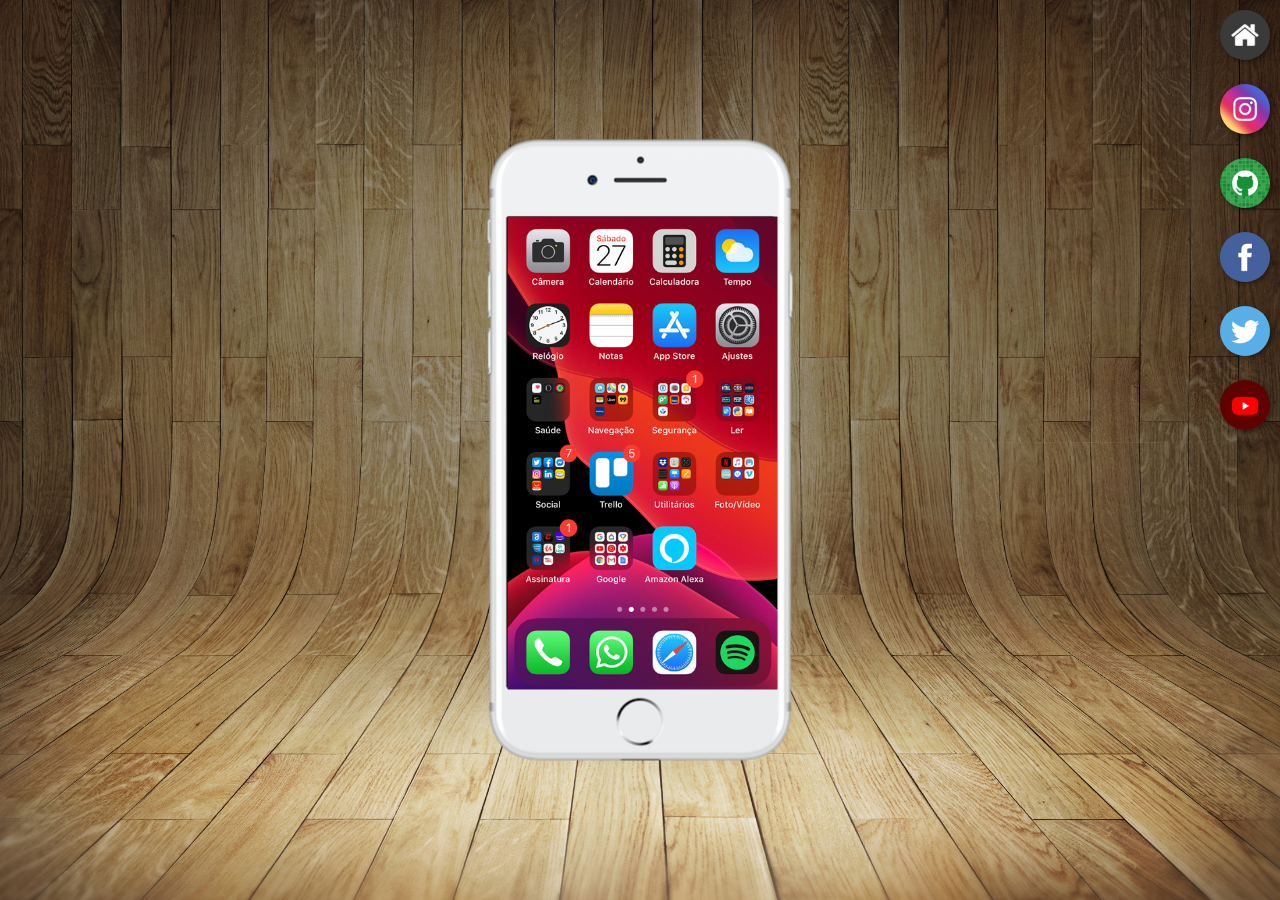
<file: index.html>
<!DOCTYPE html>
<html lang="pt-br">
<head>
    <meta charset="UTF-8">
    <meta name="viewport" content="width=device-width, initial-scale=1.0">
    <link rel="shortcut icon" href="favicon.ico" type="image/x-icon">
    <link rel="stylesheet" href="estilos/style.css">
    <title>Projeto redes sociais</title>

</head>
<body>
    <main>
        <section id="cell">
            <iframe src="home.html" frameborder="0" name="tela" id="tela">
                Seu navegador não é compatível com isso...
            </iframe>
        </section>
        <section id="sociais">
            <a href="home.html" target="tela"> <img src="imagens/logo-home.jpg" alt="">
            </a> <br>
            <a href="instagram.html" target="tela"> <img src="imagens/logo-instagram.jpg" alt=""></a> <br>
            <a href="github.html" target="tela"> <img src="imagens/logo-github.jpg" alt=""></a> <br>
            <a href="facebook.html" target="tela"> <img src="imagens/logo-facebook.jpg" alt=""></a> <br>
            <a href="twitter.html" target="tela"> <img src="imagens/logo-twitter.jpg" alt=""></a> <br>
            <a href="youtube.html" target="tela"> <img src="imagens/logo-youtube.jpg" alt=""></a> <br>
        </section>
    </main>
</body>
</html>
</file>
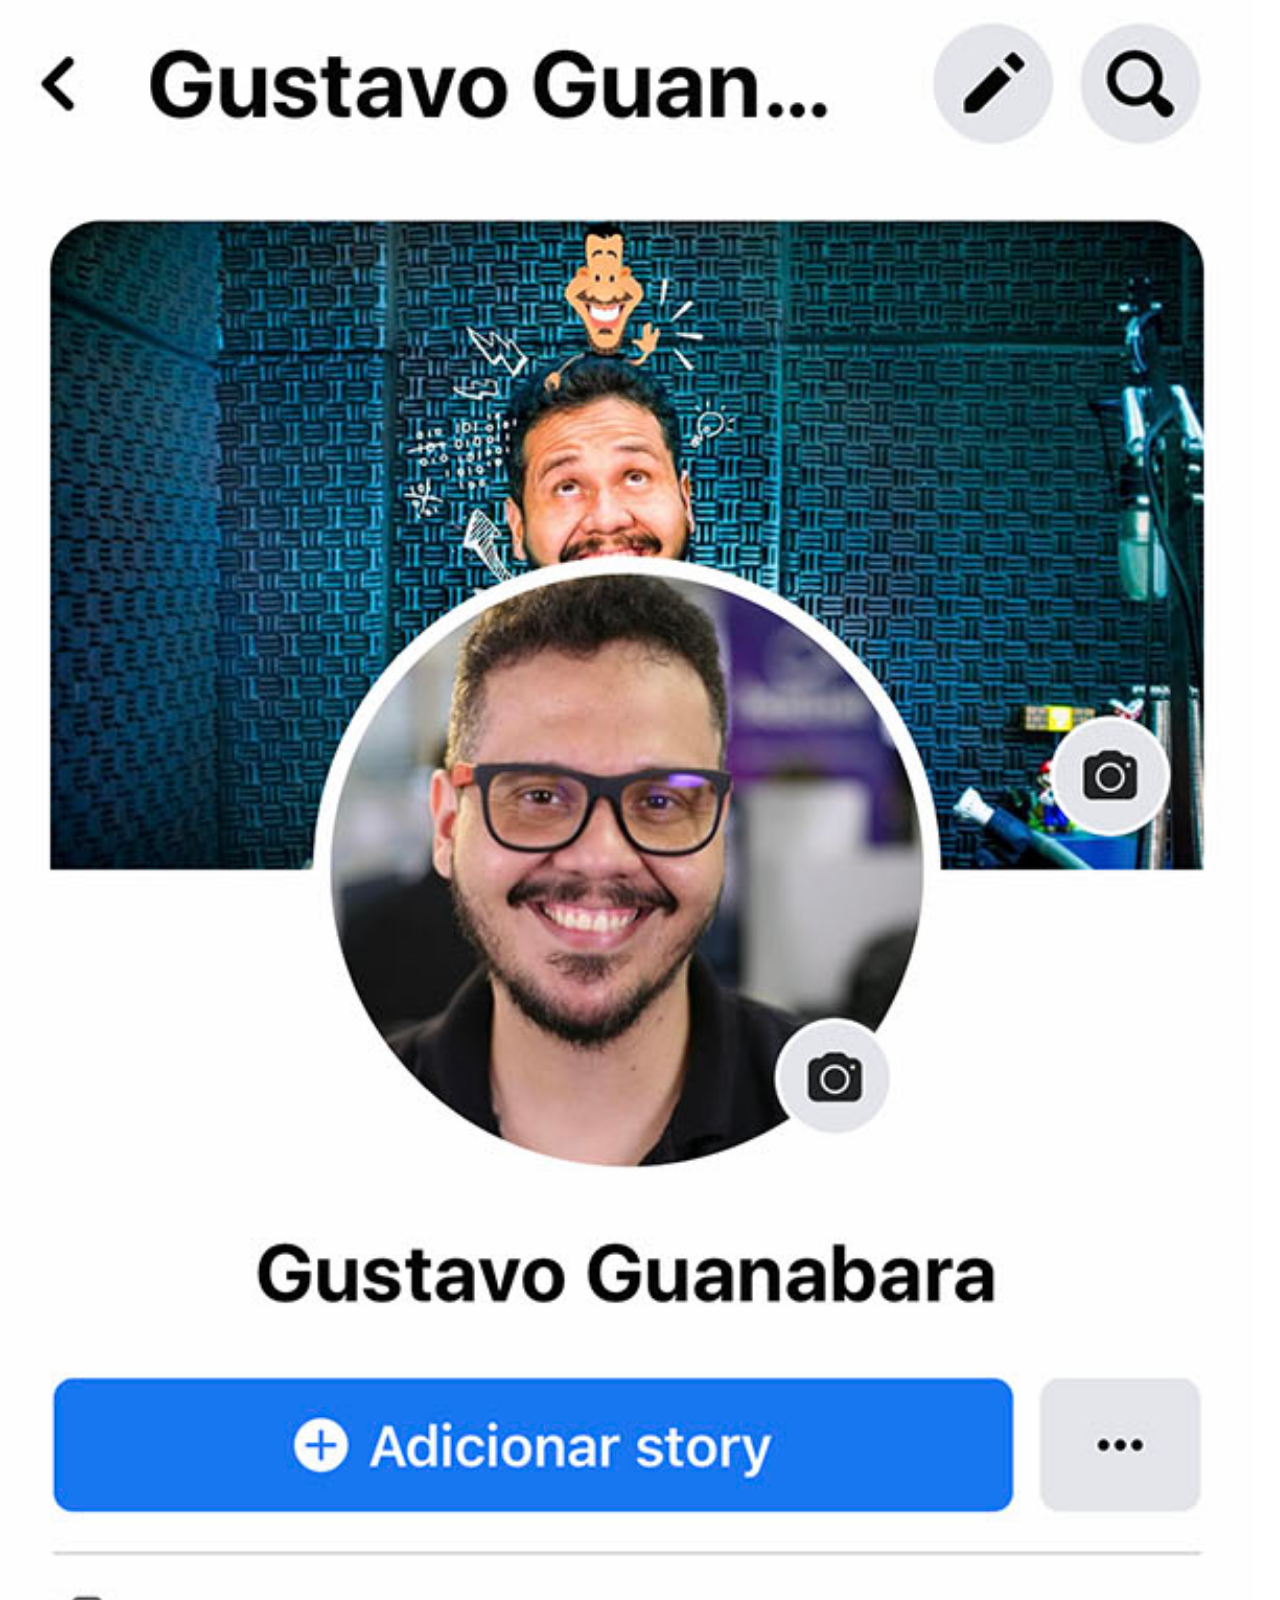
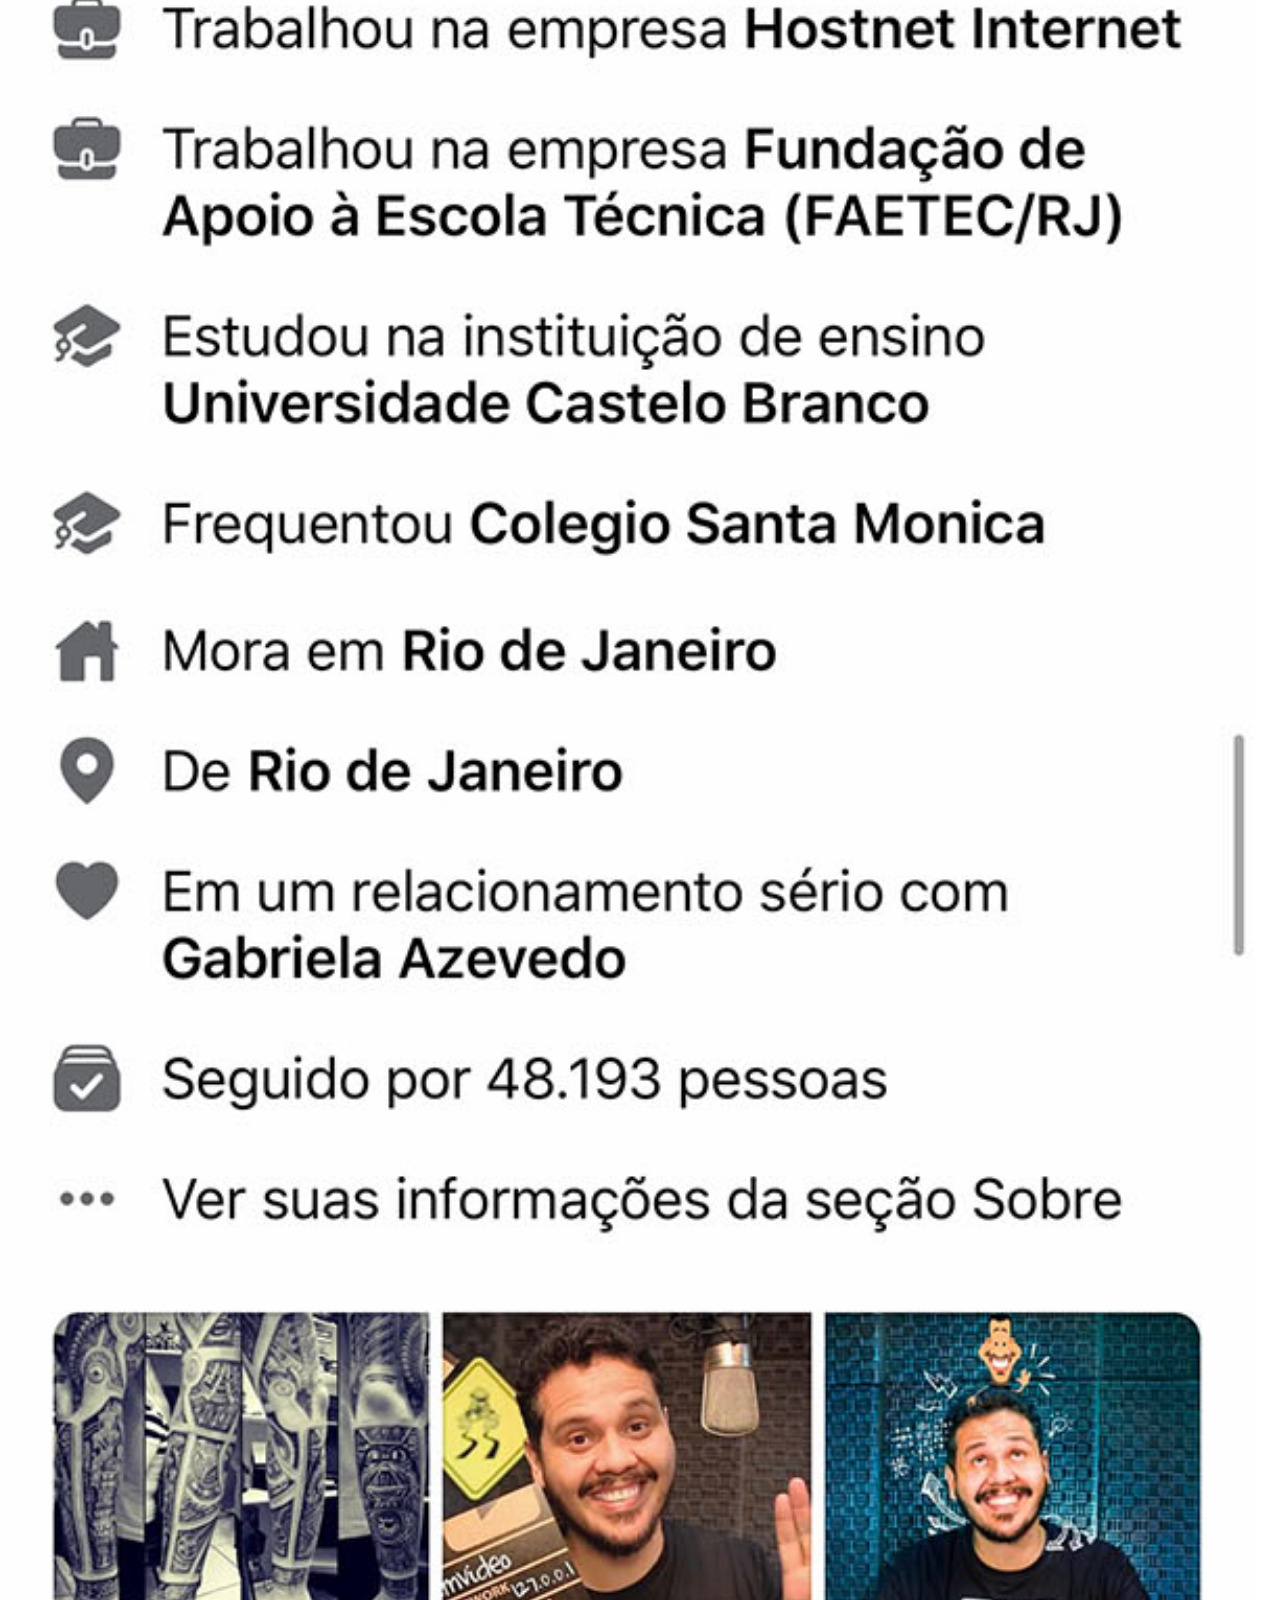
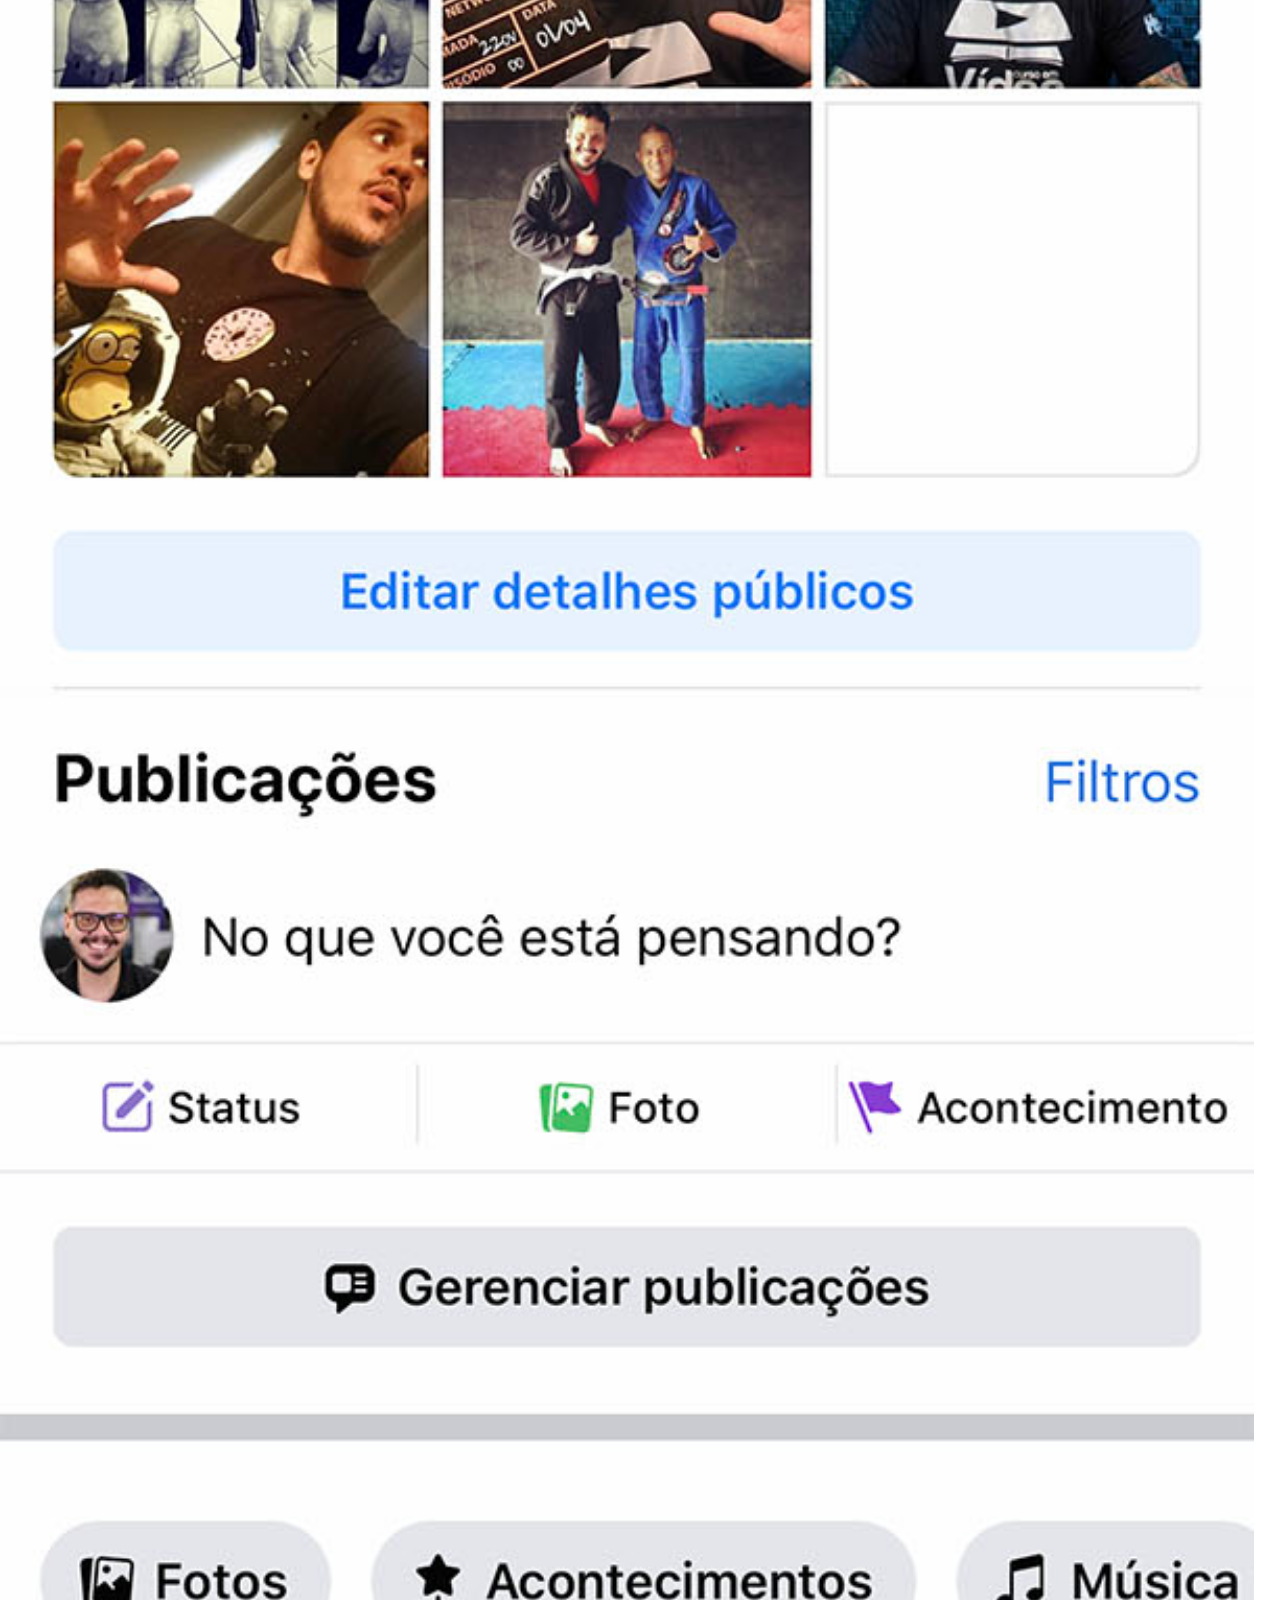
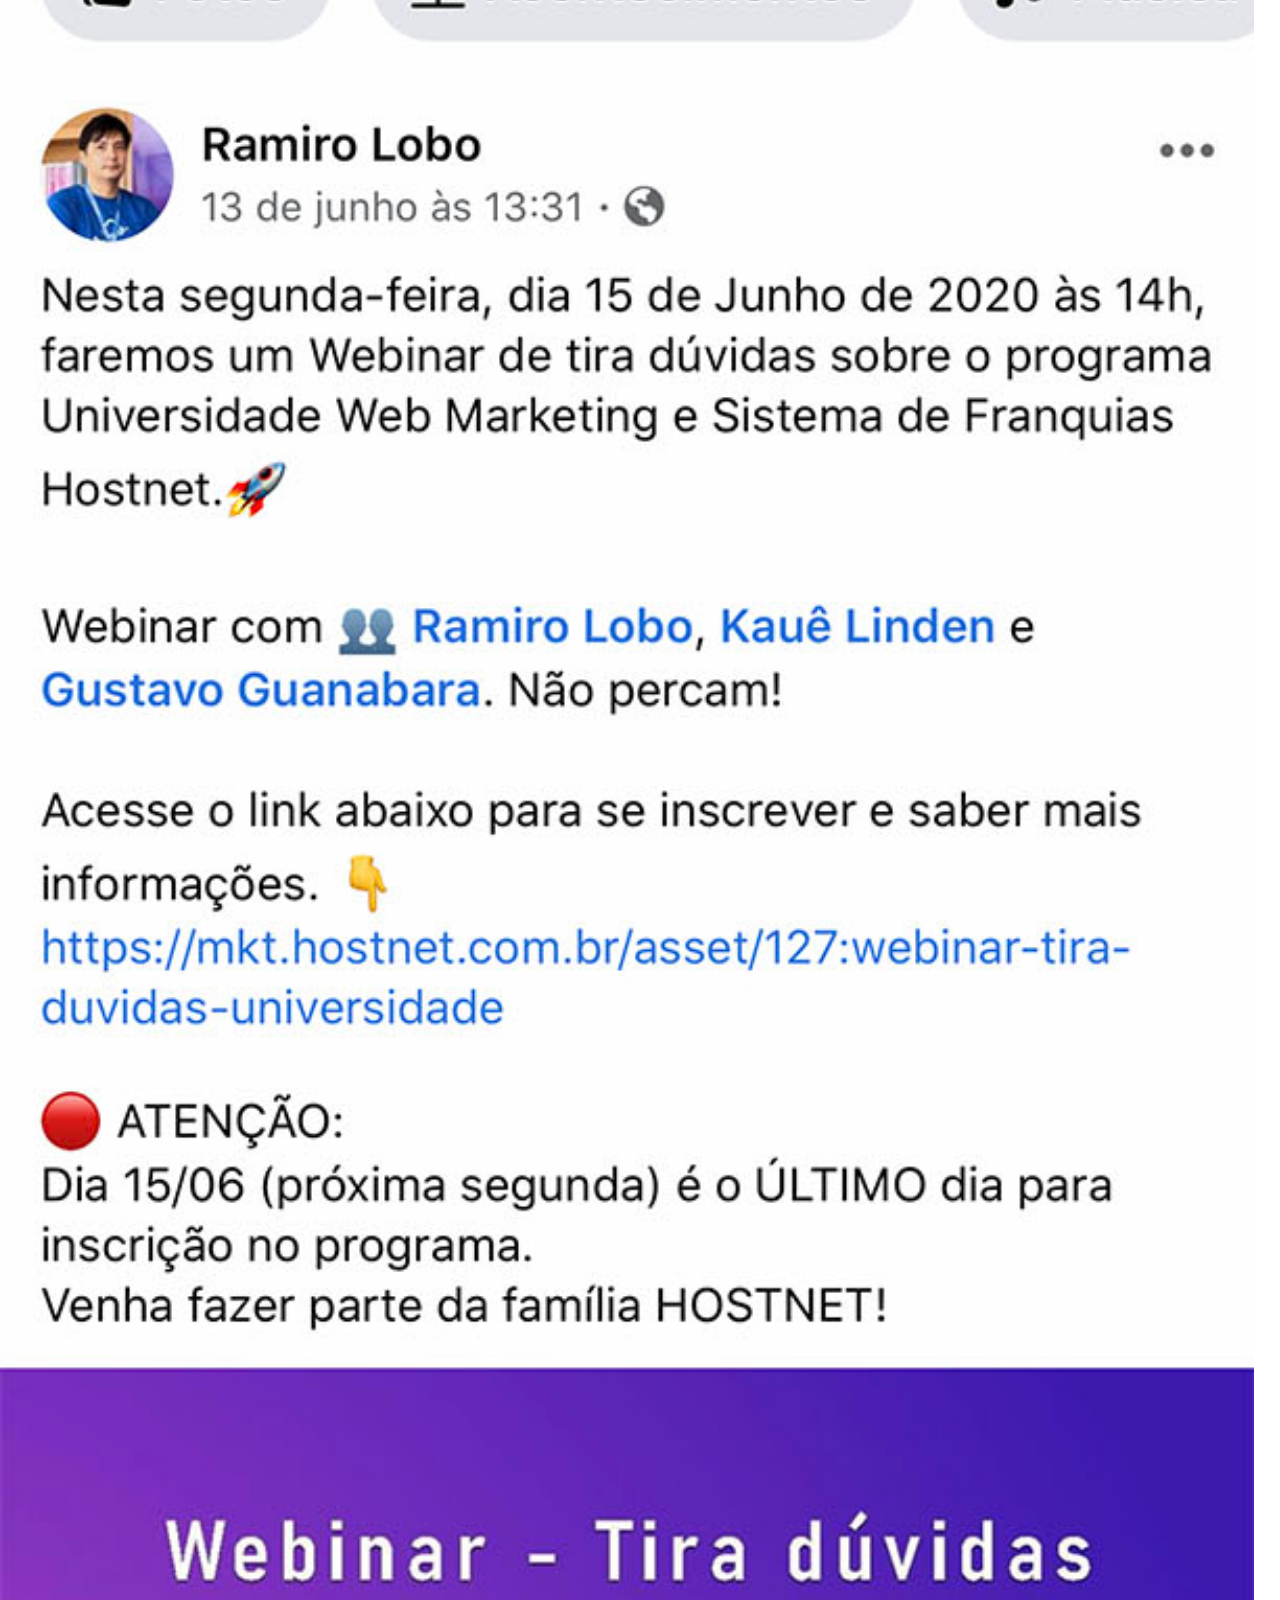
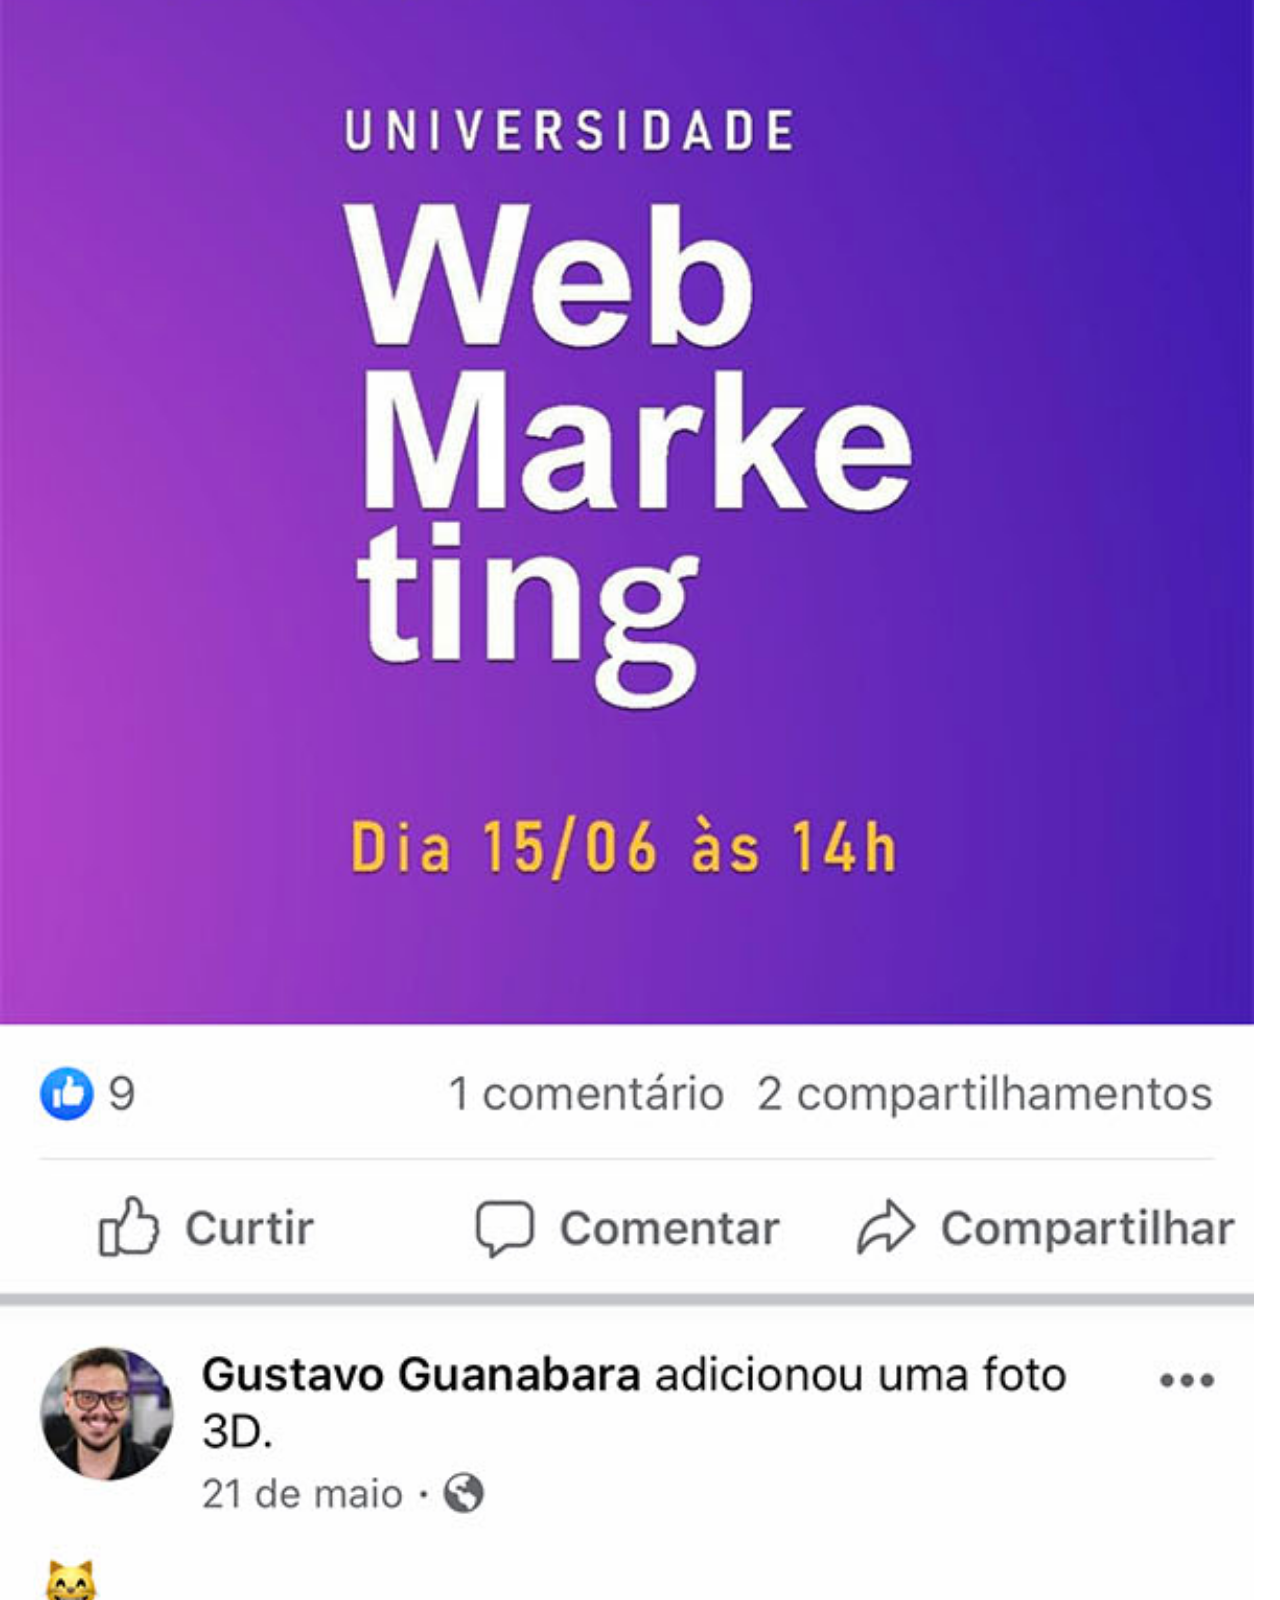
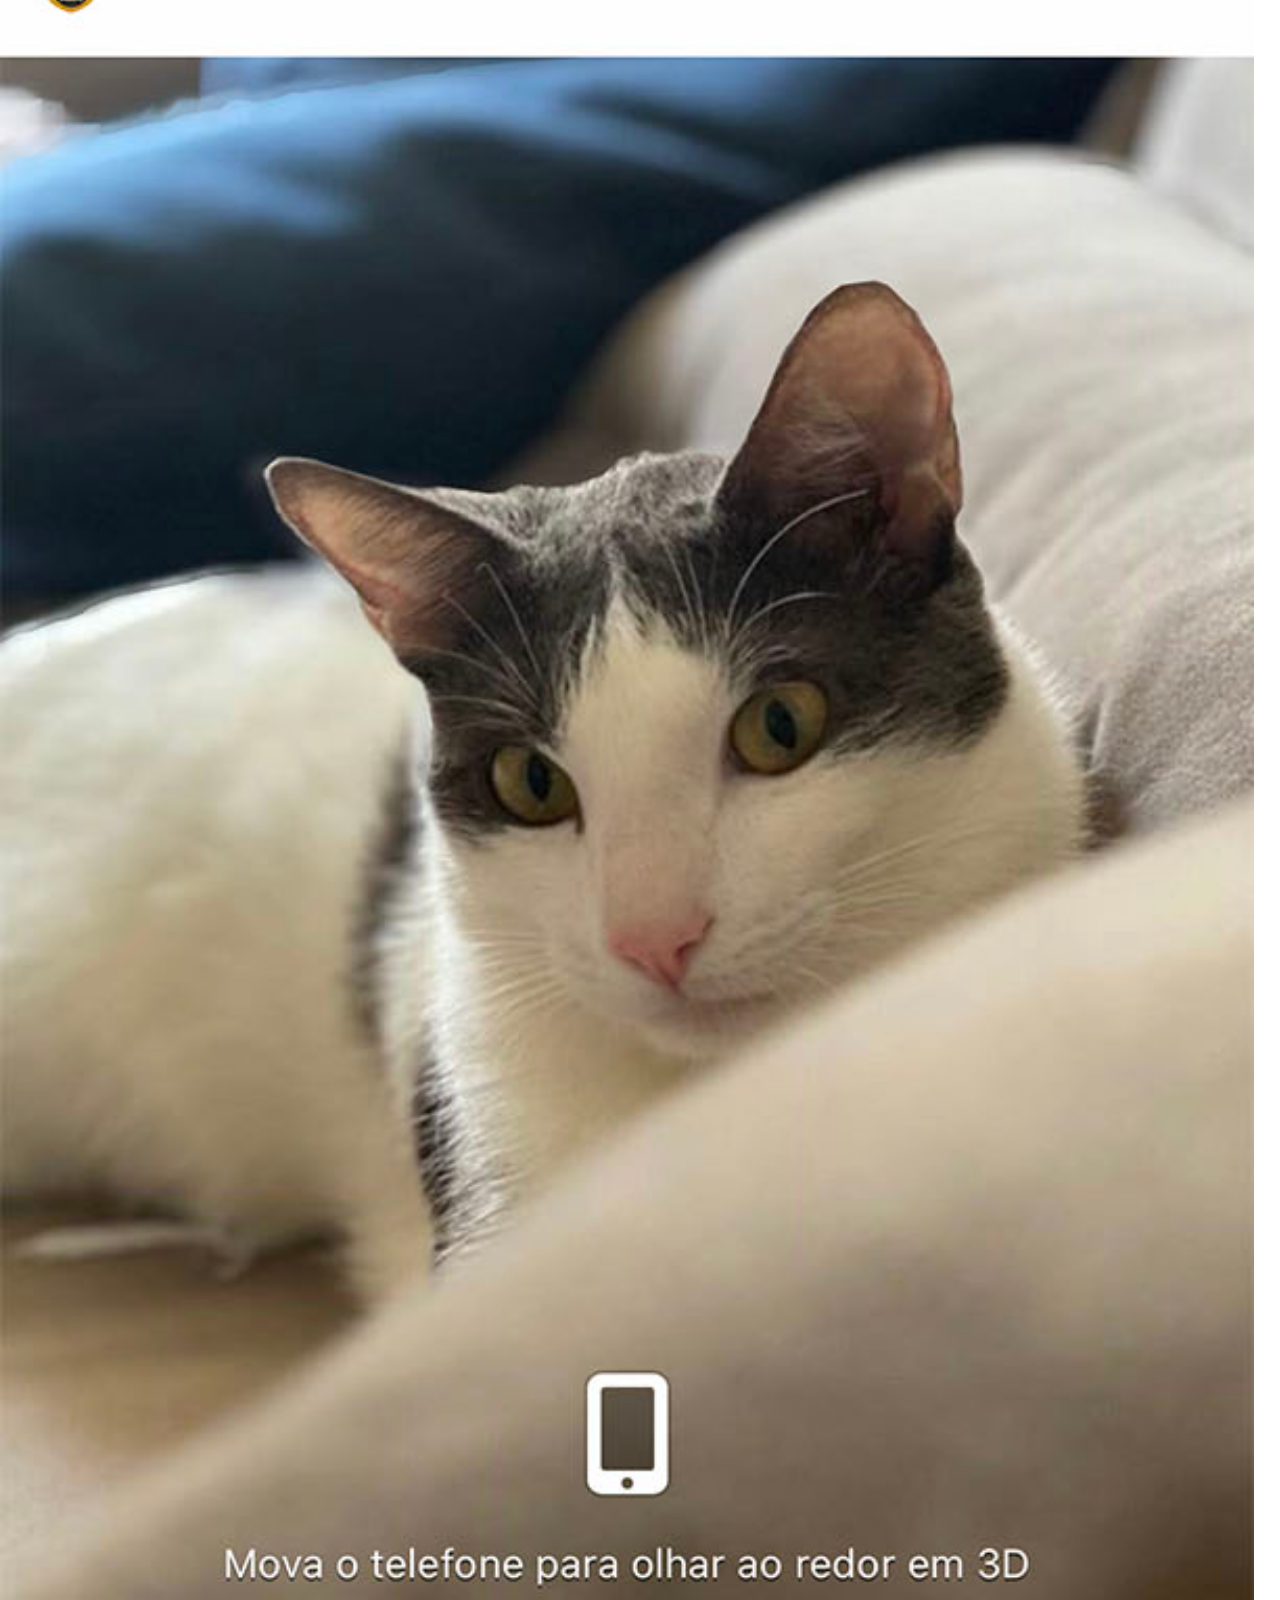
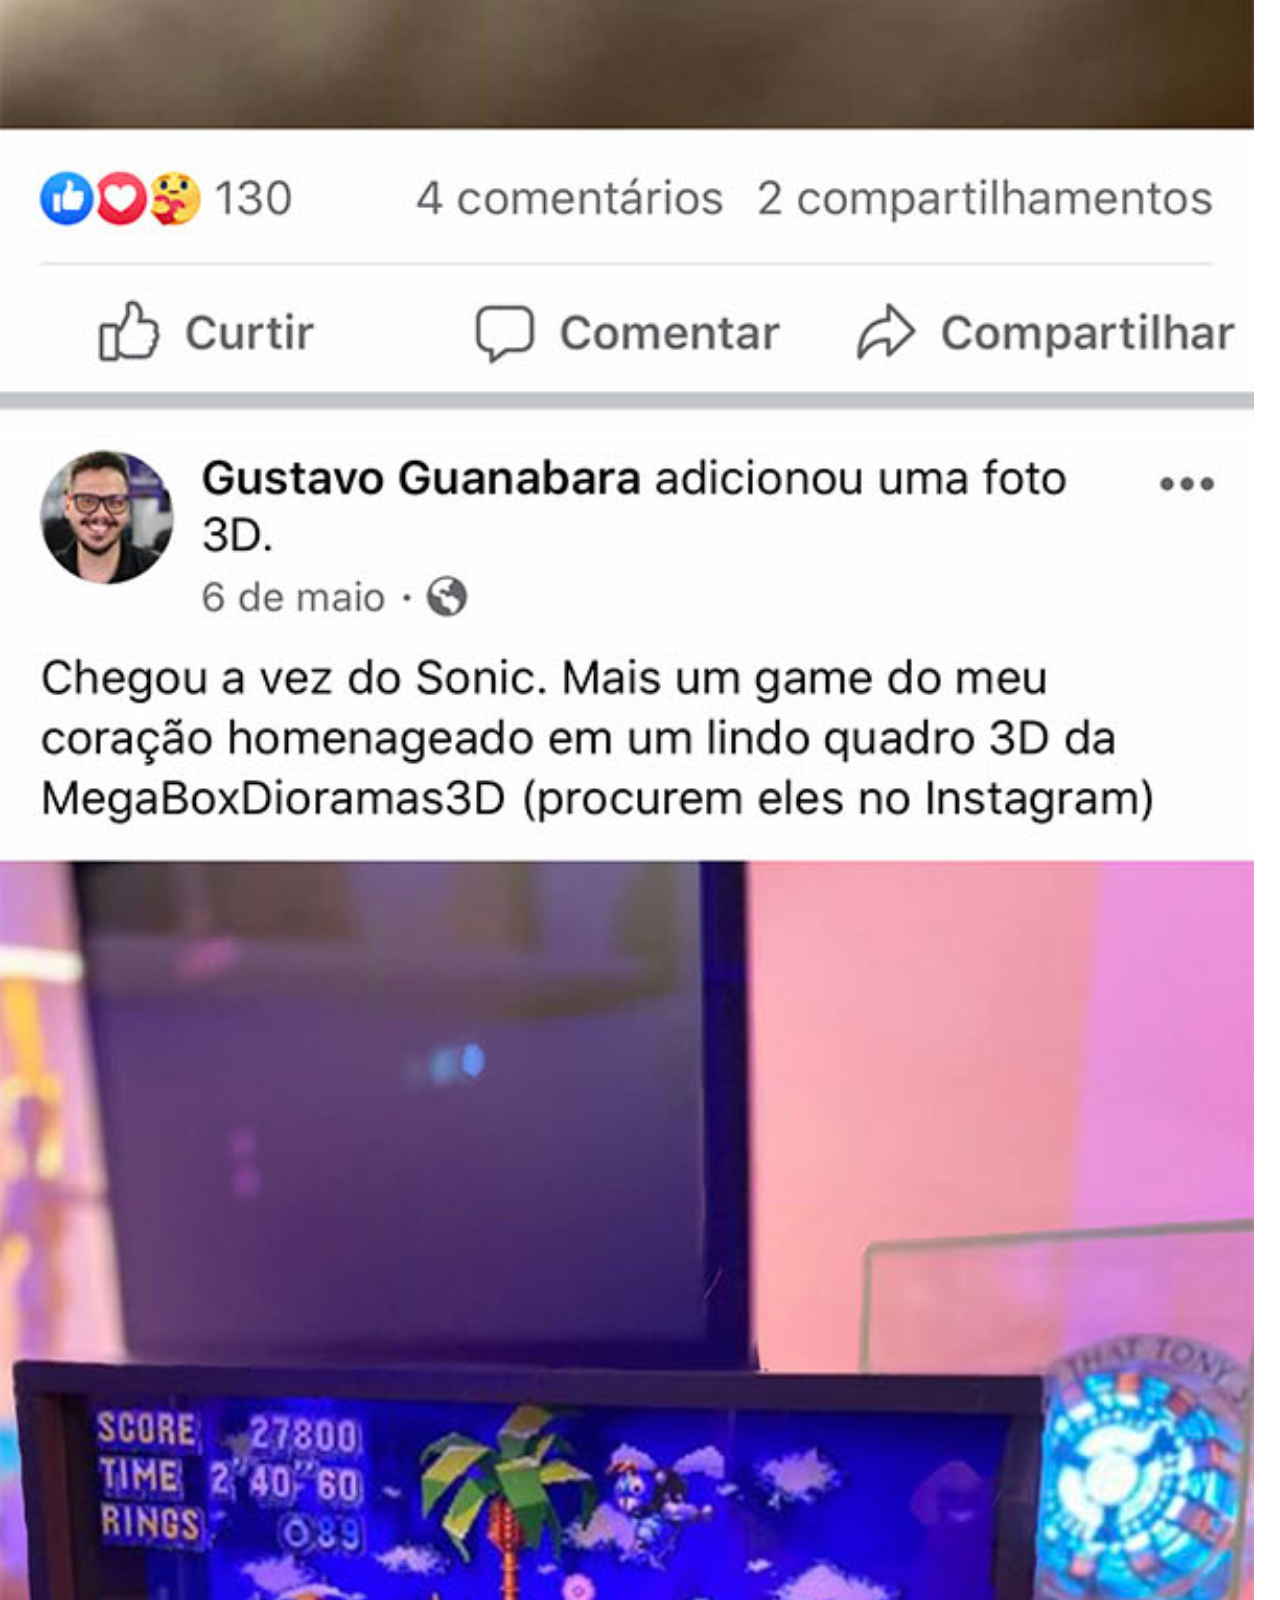
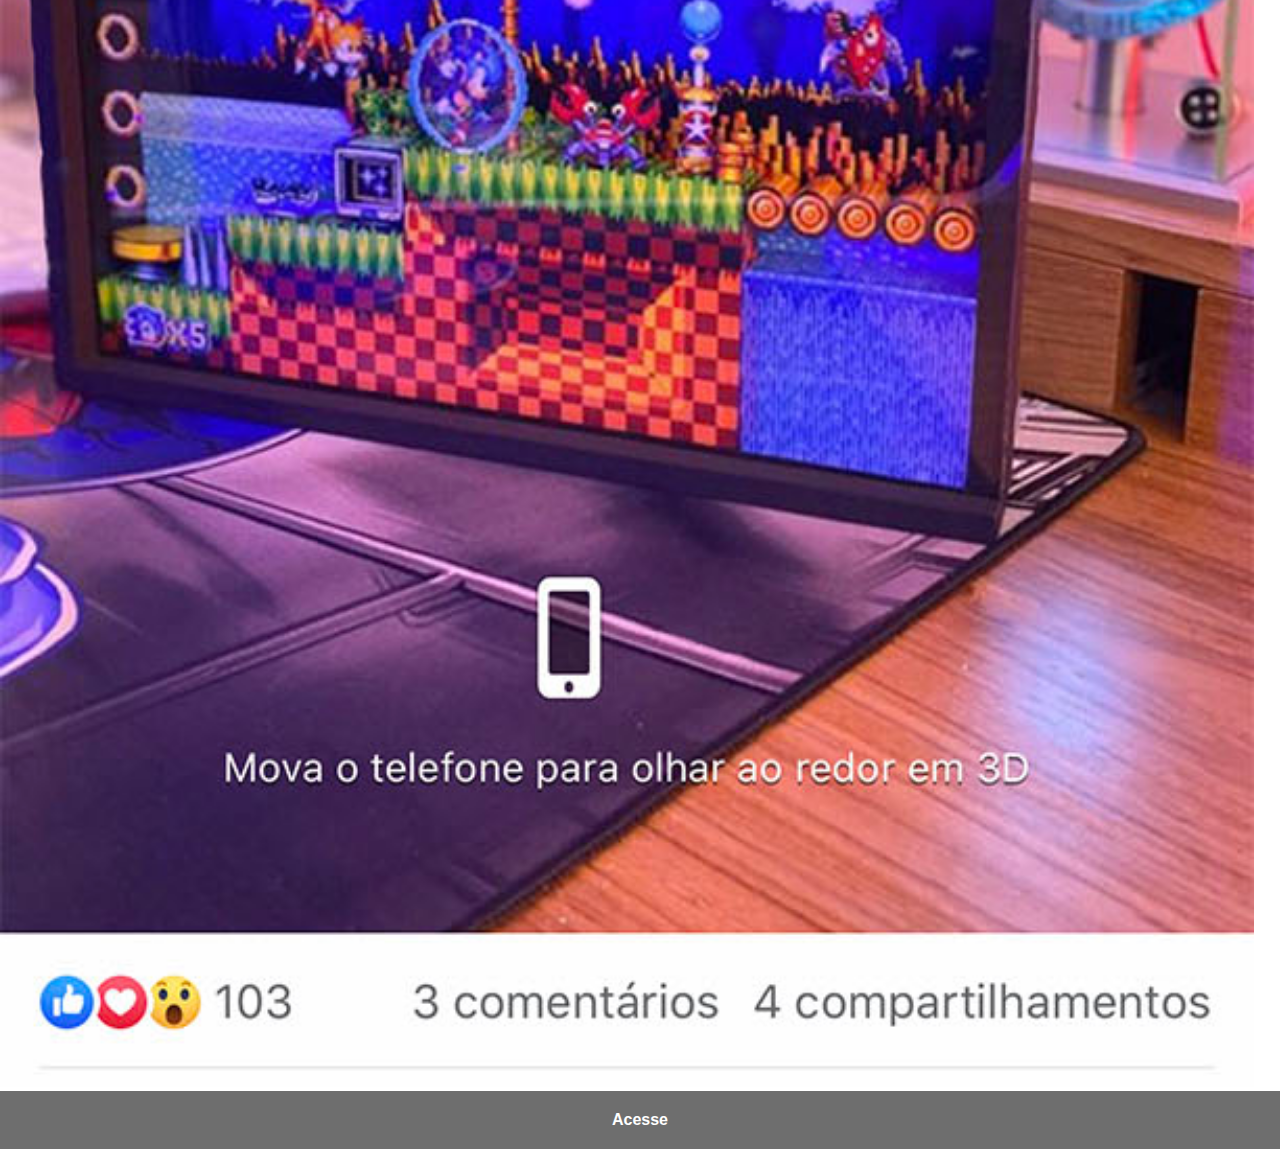
<file: facebook.html>
<!DOCTYPE html>
<html lang="pt-br">
<head>
    <meta charset="UTF-8">
    <meta name="viewport" content="width=device-width, initial-scale=1.0">
    <title>Facebook</title>
    <link rel="stylesheet" href="estilos/social.css">
</head>
<body>
    <img src="imagens/tela-facebook.jpg" alt="Facebook">
    <a href="https://www.facebook.com/gustavoguanabara/?locale=pt_BR" target="_blank">Acesse</a>
</body>
</html>
</file>
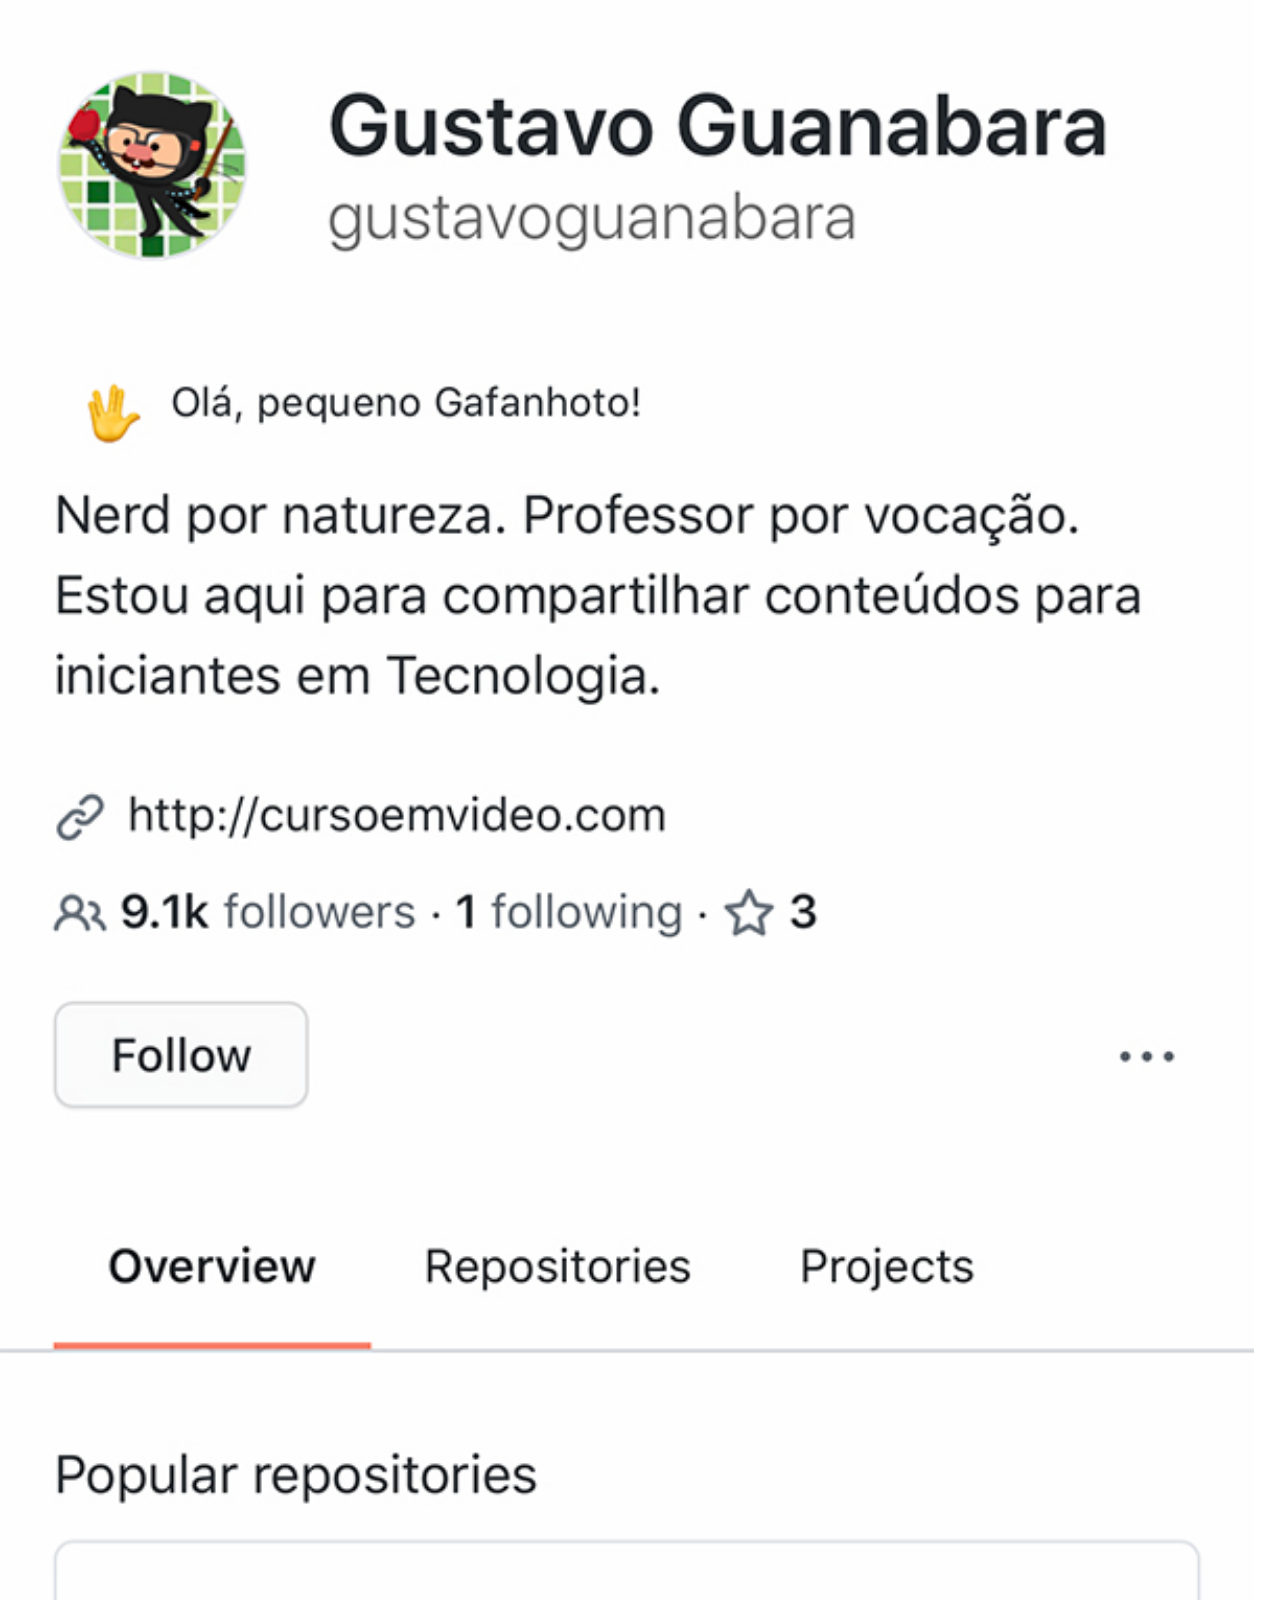
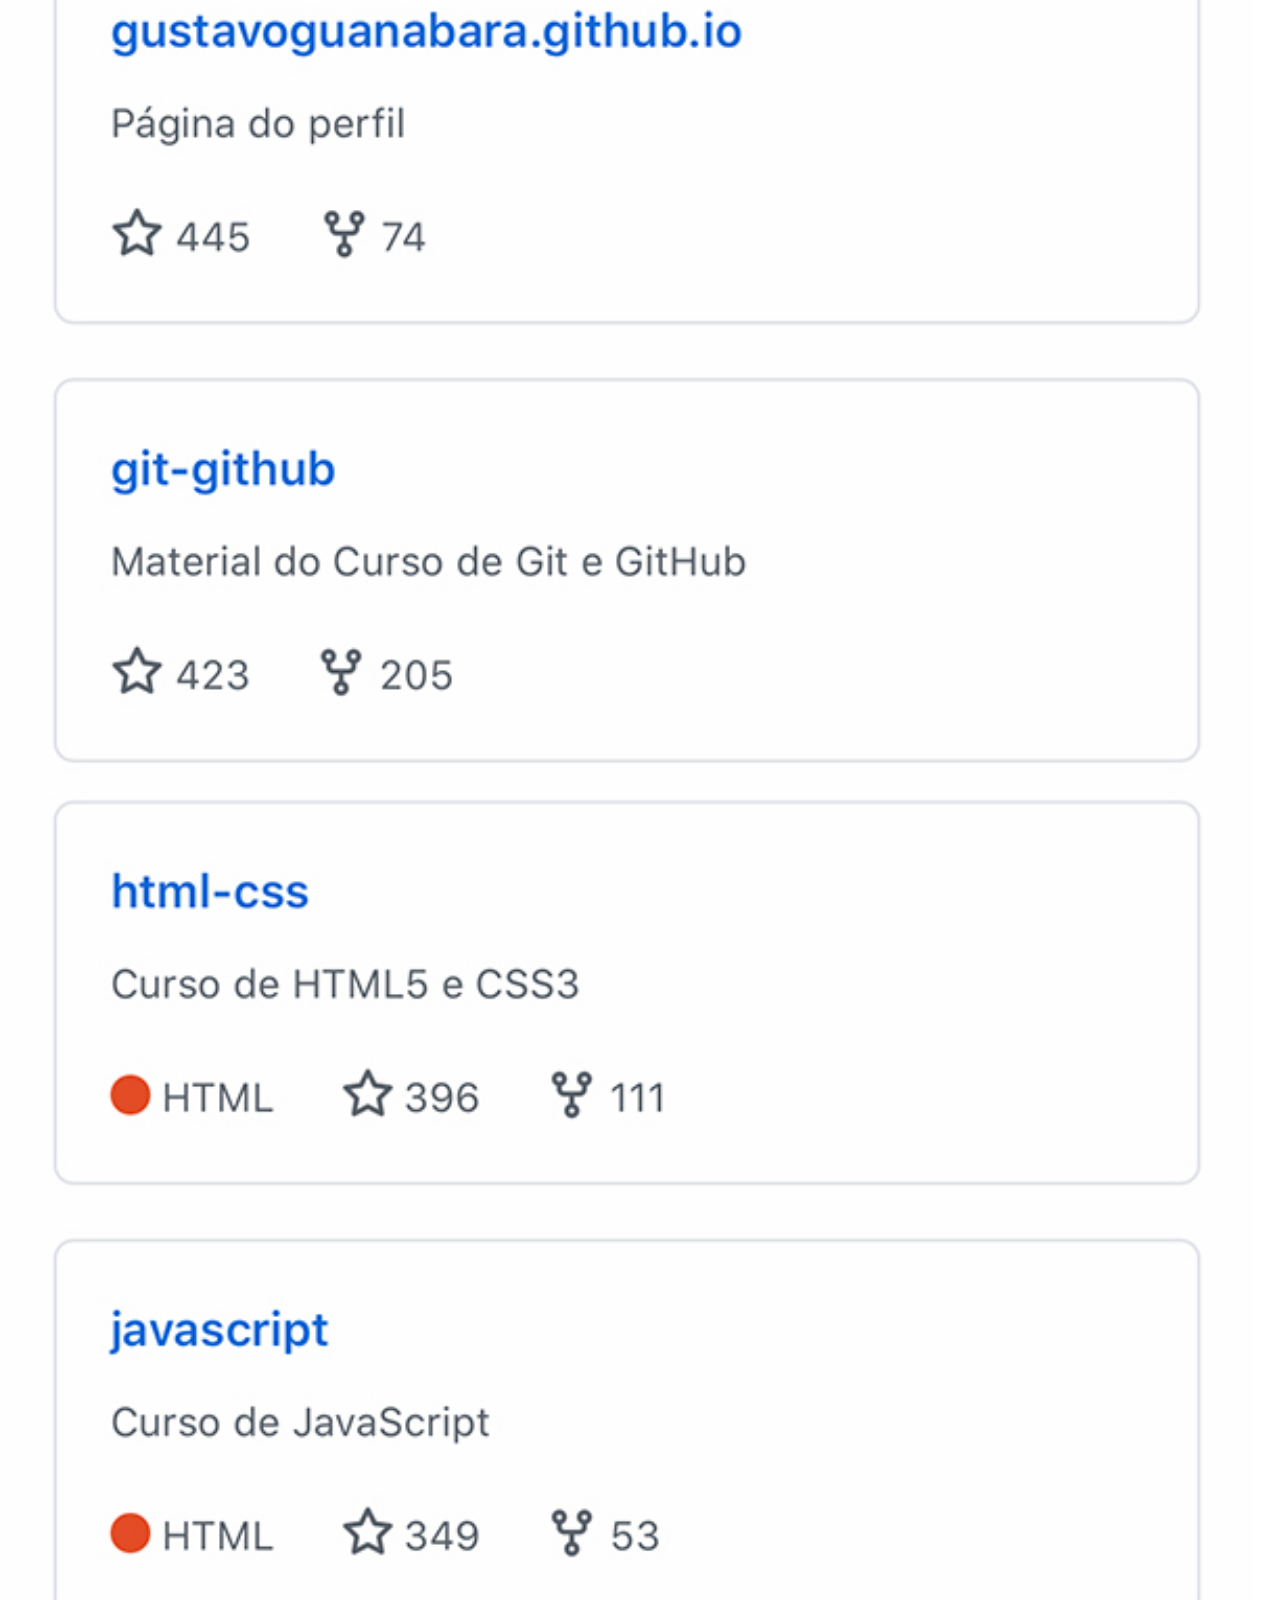
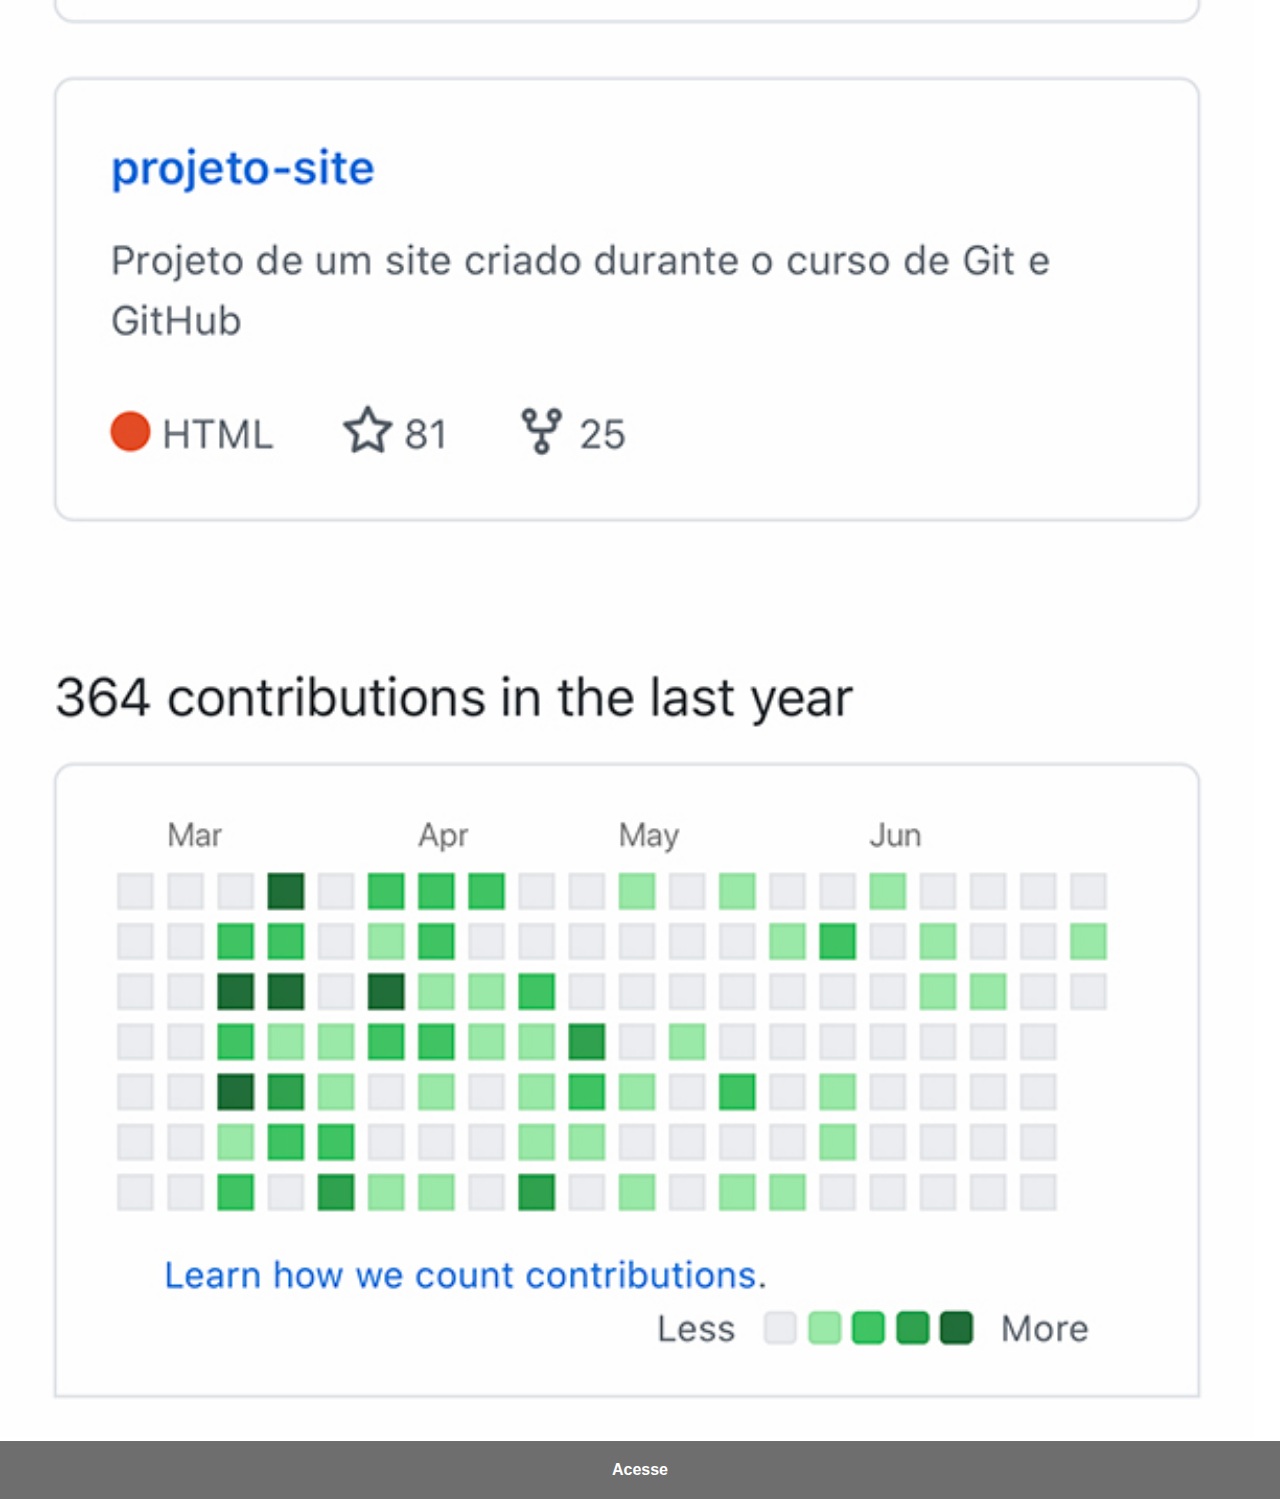
<file: github.html>
<!DOCTYPE html>
<html lang="pt-br">
<head>
    <meta charset="UTF-8">
    <meta name="viewport" content="width=device-width, initial-scale=1.0">
    <title>GitHub</title>
    <link rel="stylesheet" href="estilos/social.css">
</head>
<body>
    <img src="imagens/tela-github.jpg" alt="GitHub">
    <a href="https://github.com/gustavoguanabara/" target="_blank">Acesse</a>
</body>
</html>
</file>
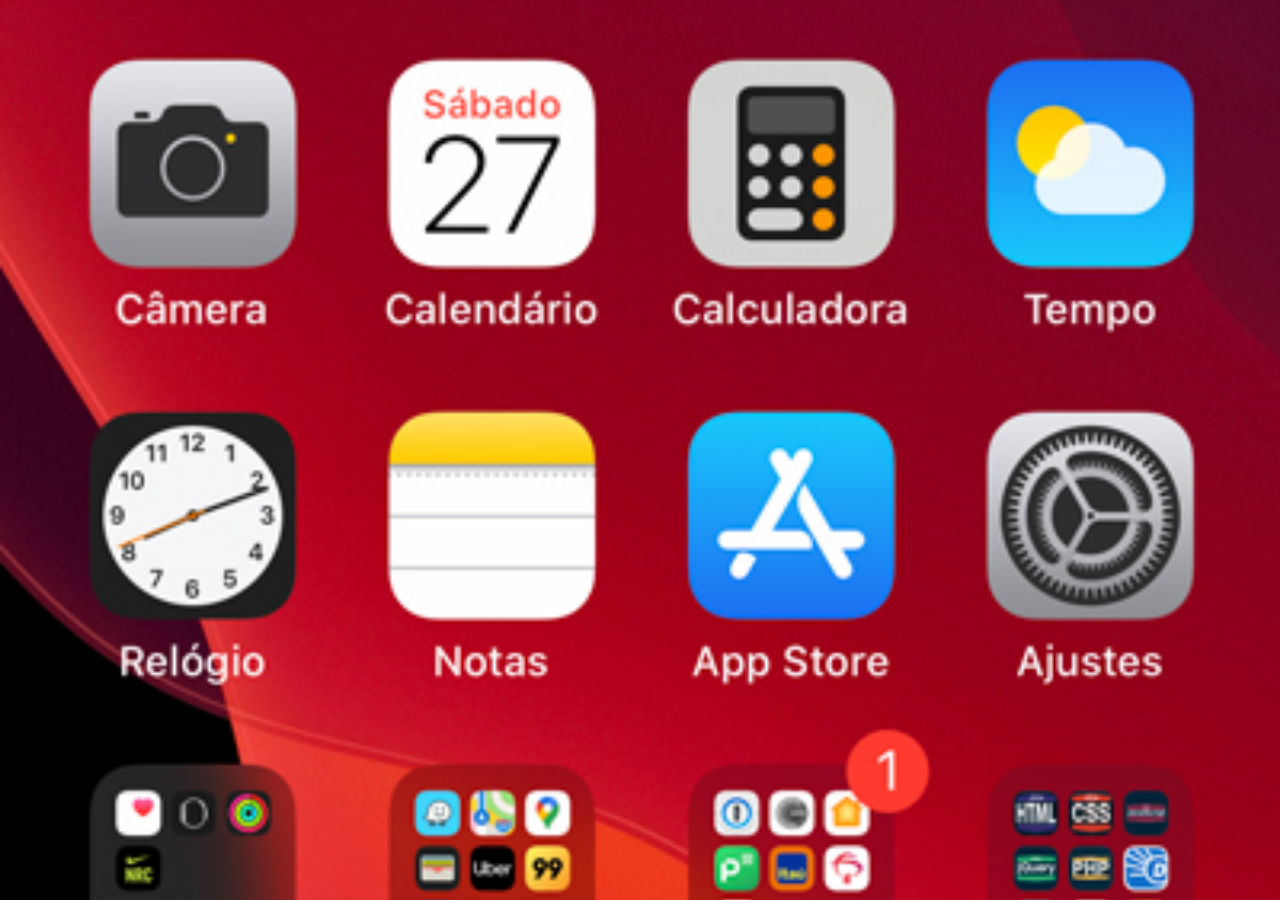
<file: home.html>
<!DOCTYPE html>
<html lang="pt-br">
<head>
    <meta charset="UTF-8">
    <meta name="viewport" content="width=device-width, initial-scale=1.0">
    <title>Document</title>
    <style>
        * {
            margin: 0px;
            padding: 0px;
        }

        body {
            width: 100vw;
            height: 100vh;
            background: black url(imagens/tela-home.jpg) no-repeat top center;
            background-size: cover;
        }
    </style>
</head>
<body>
    
</body>
</html>
</file>
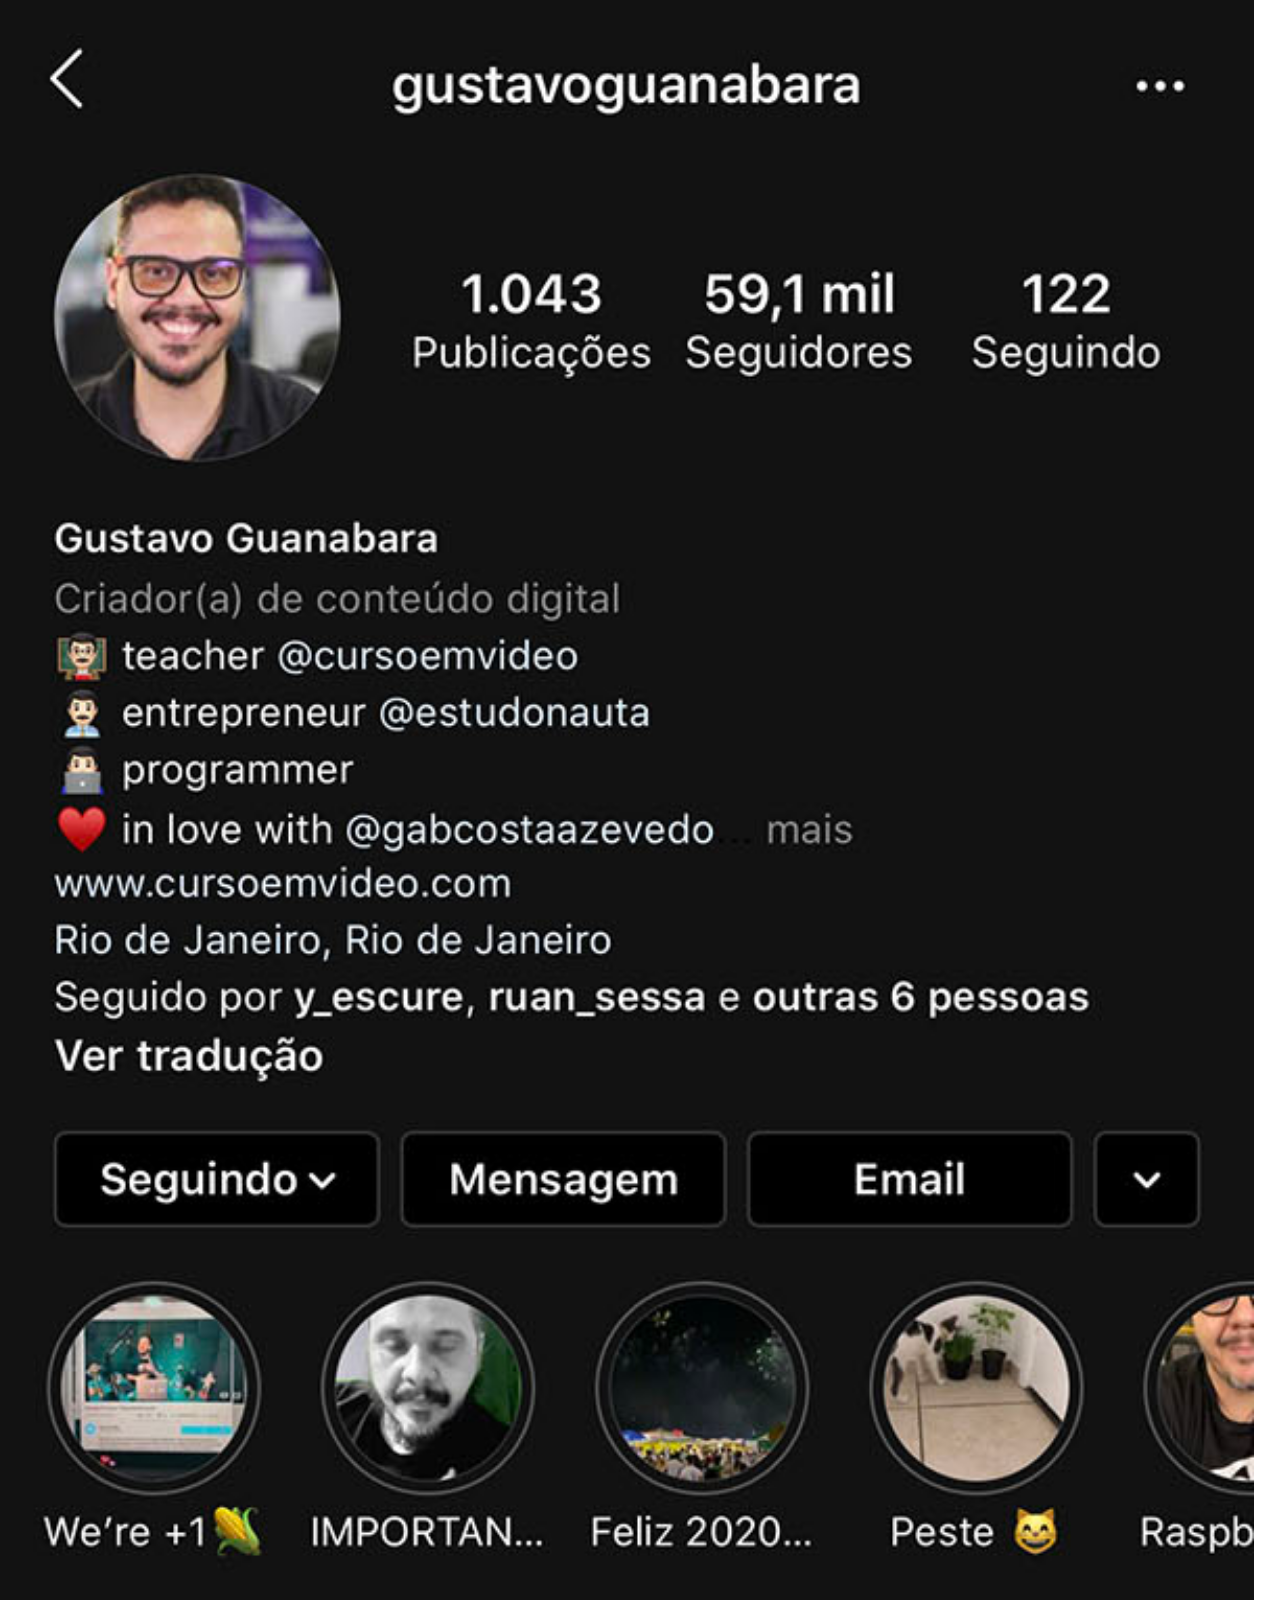
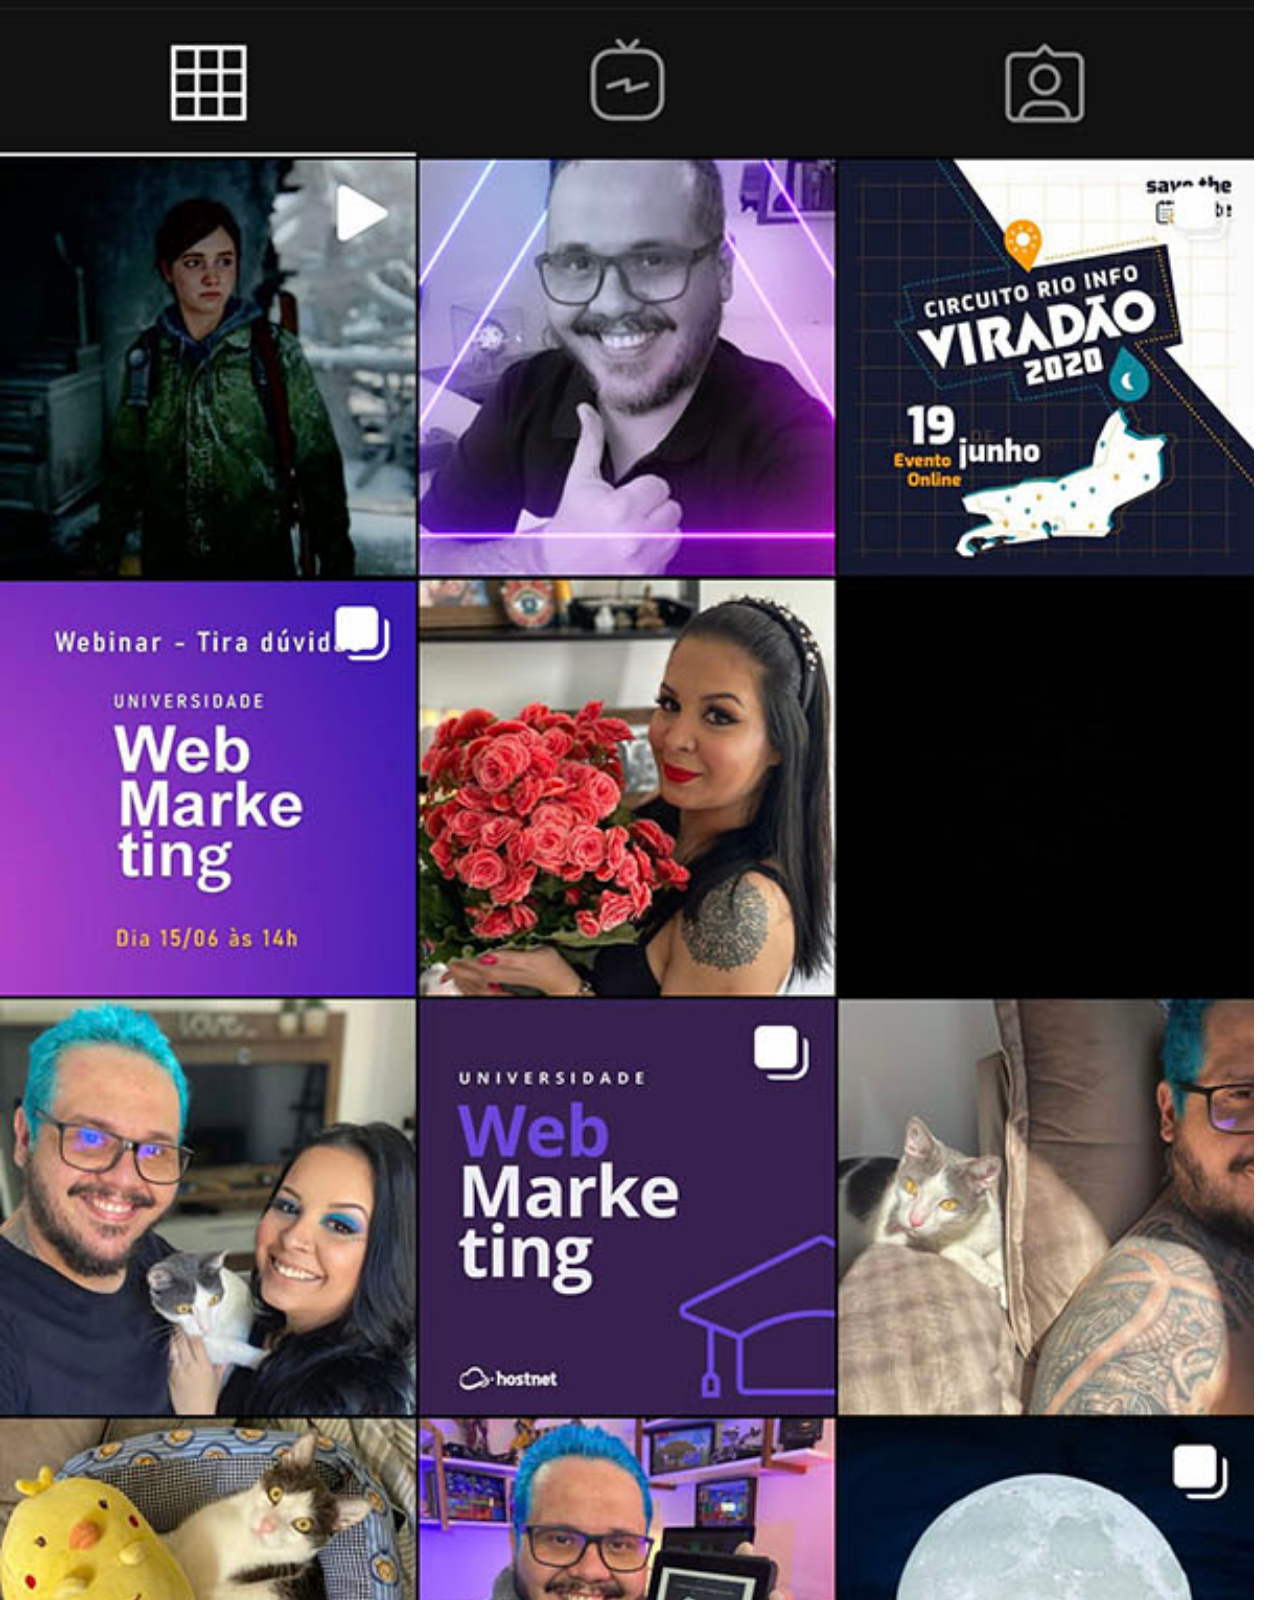
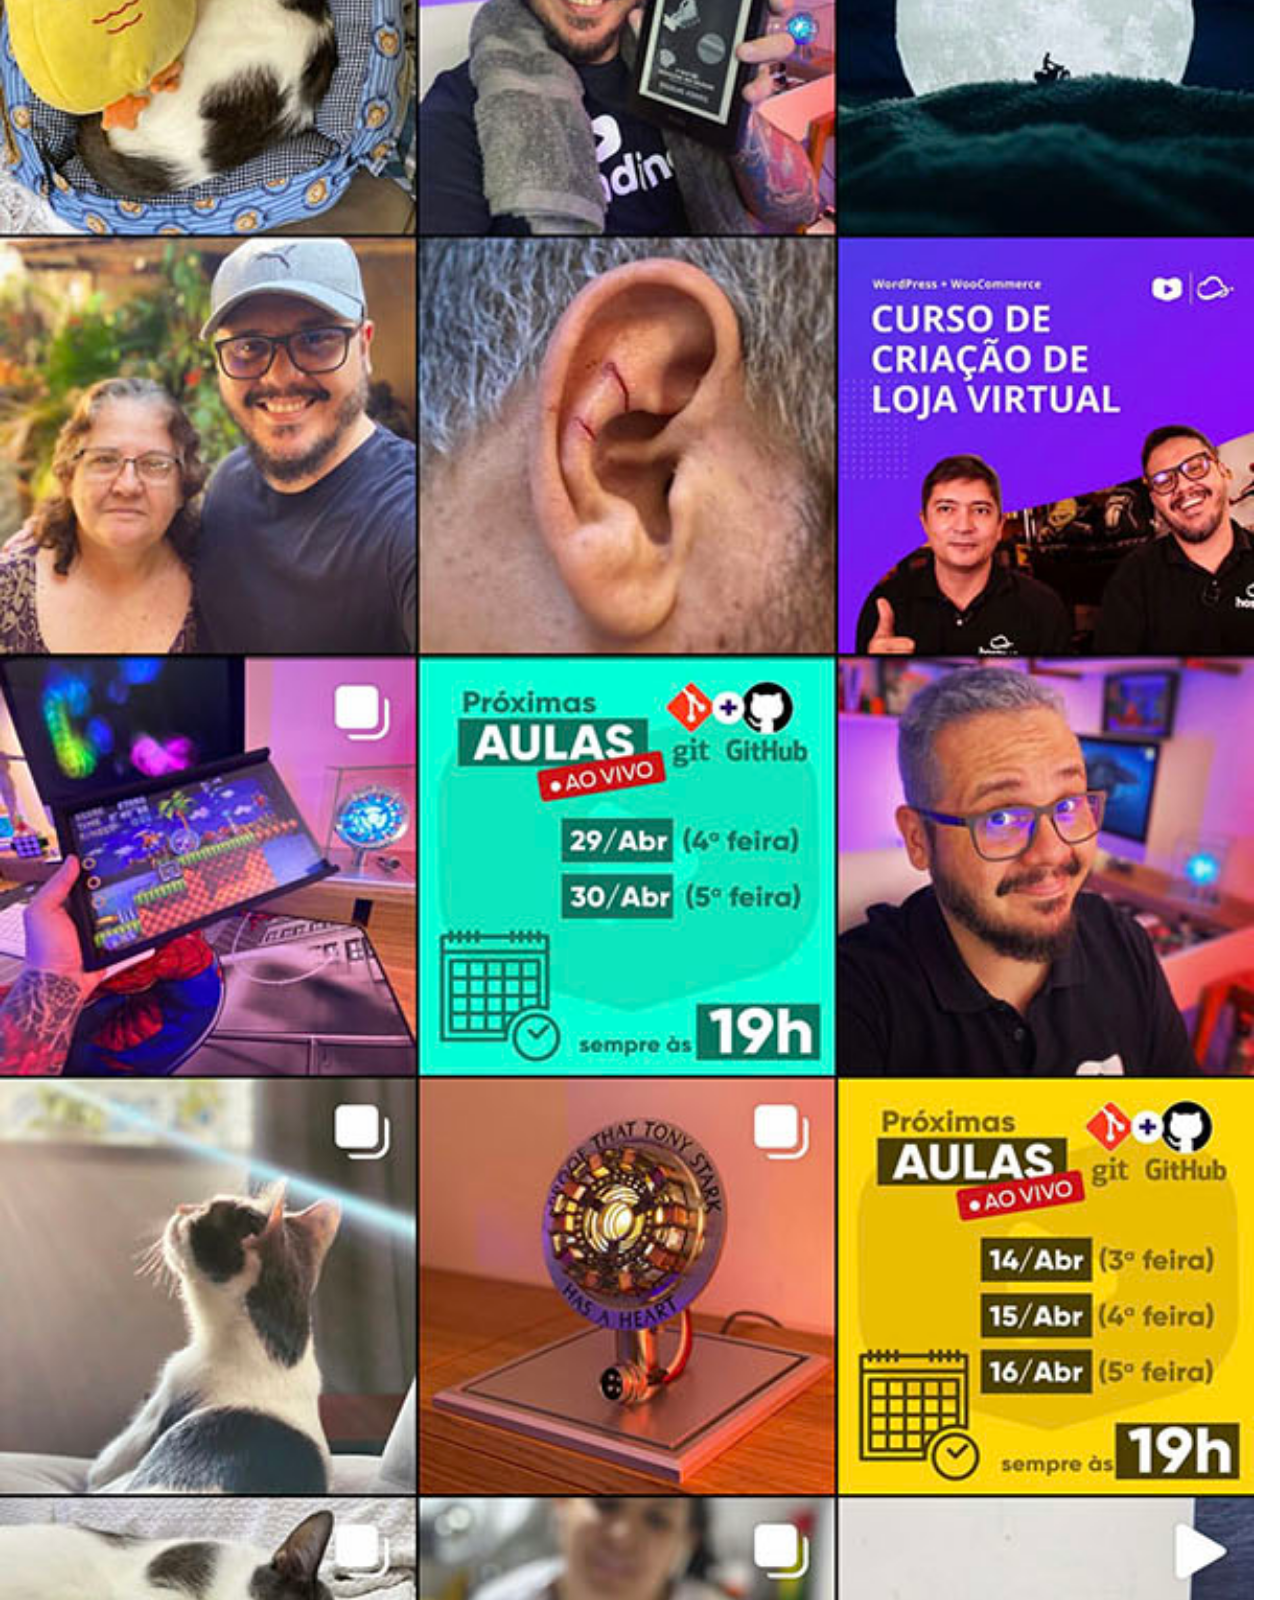
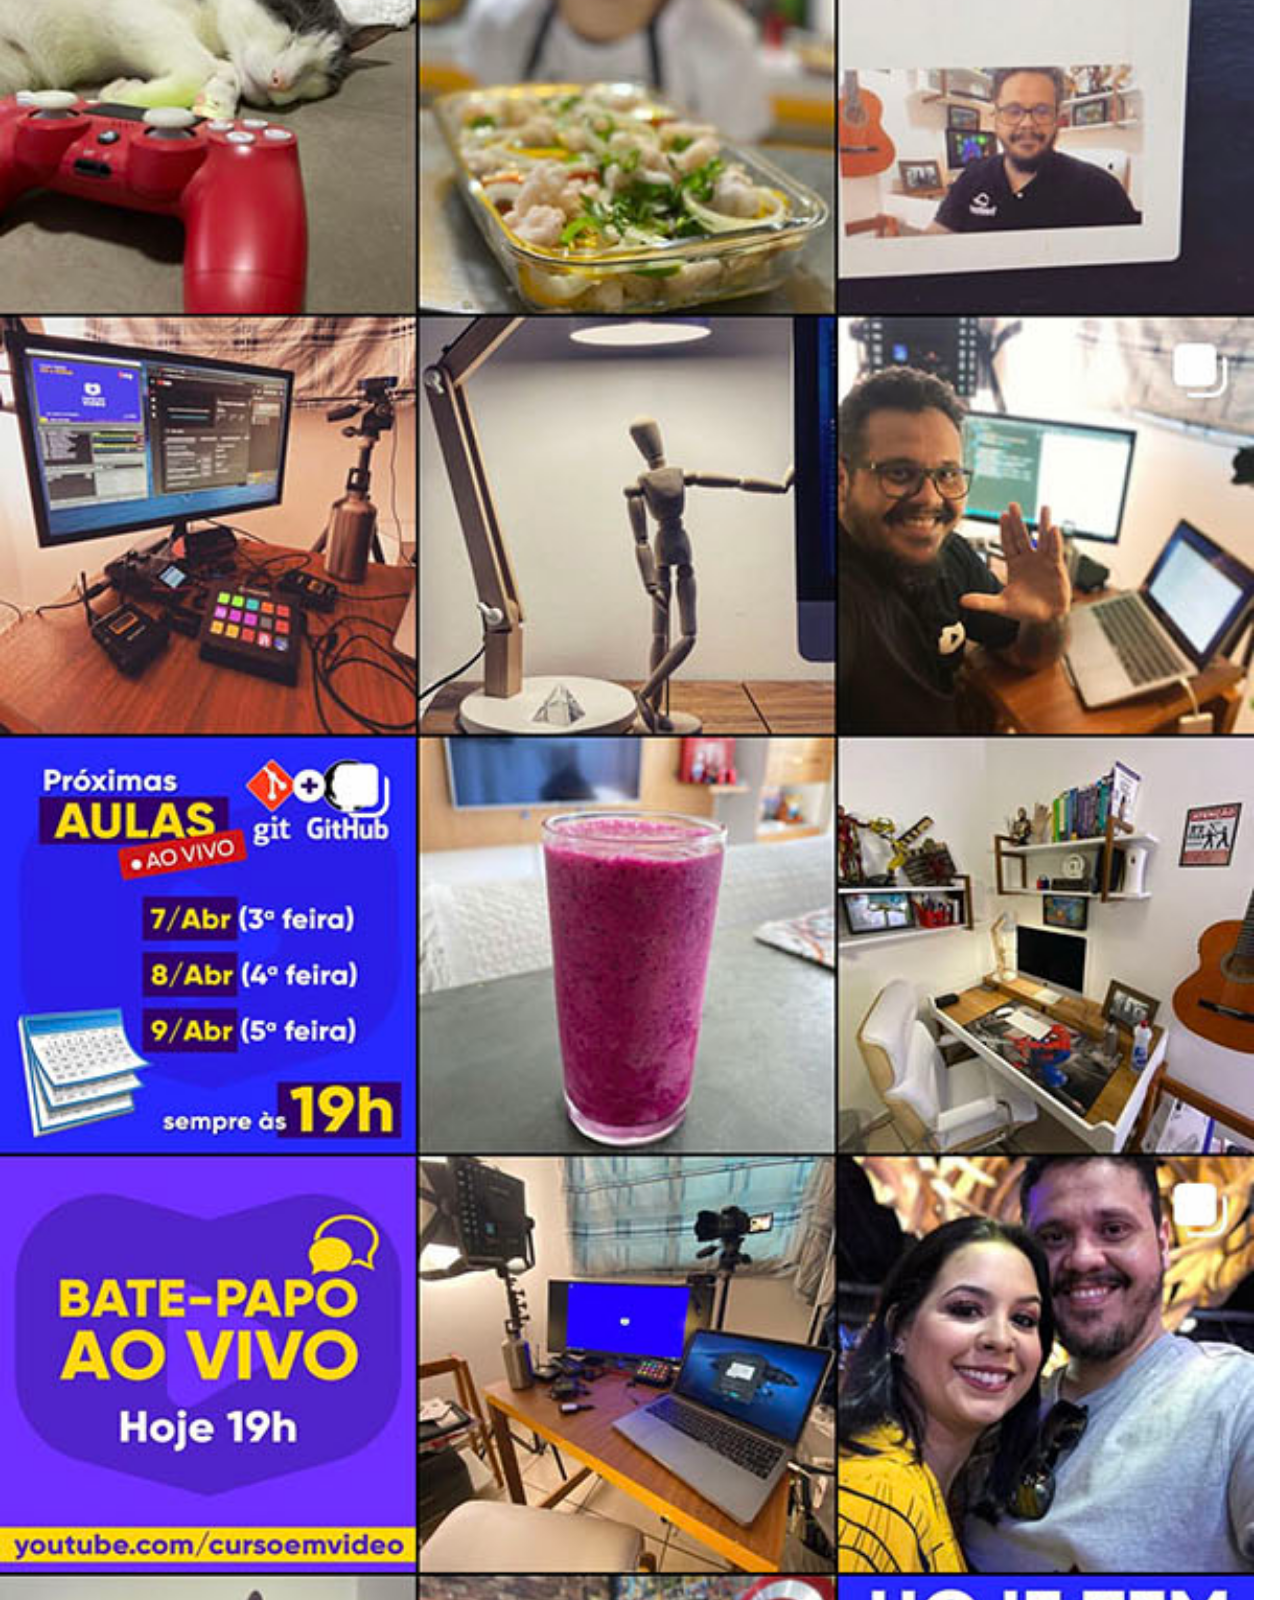
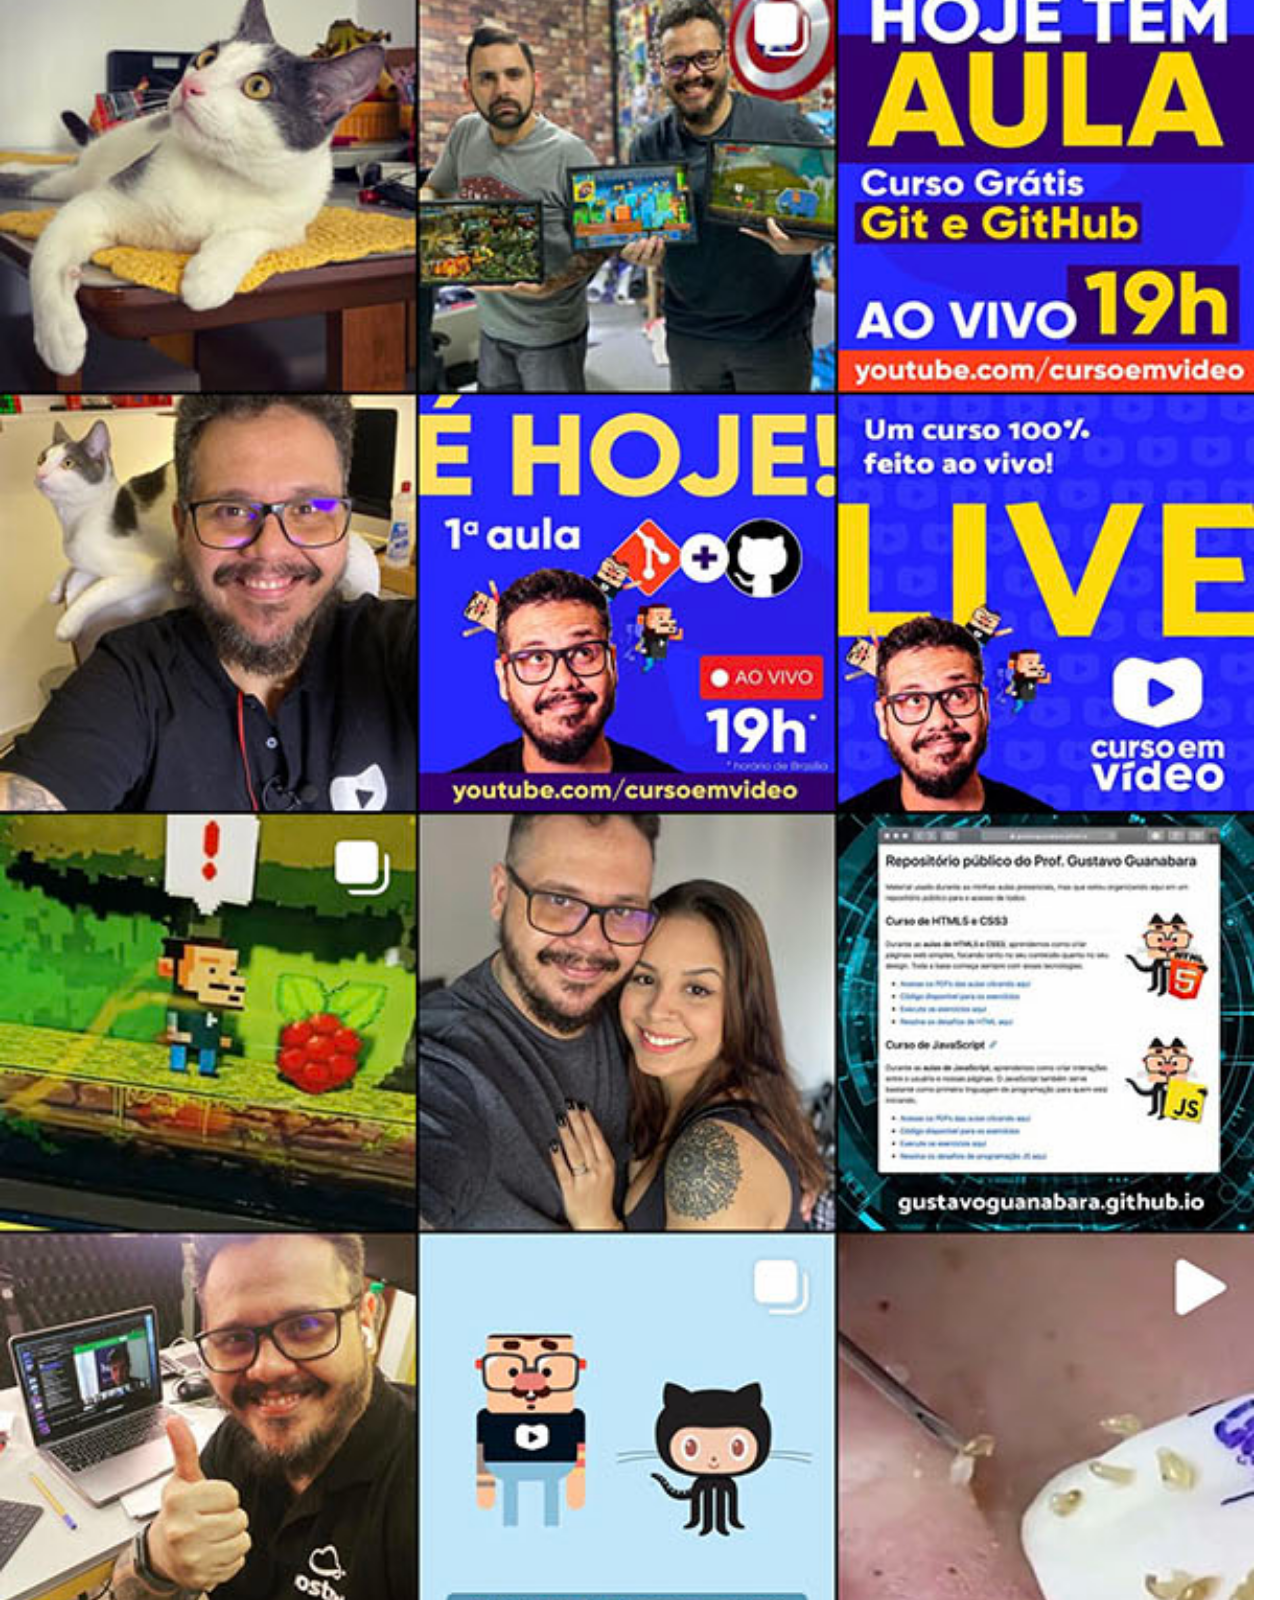
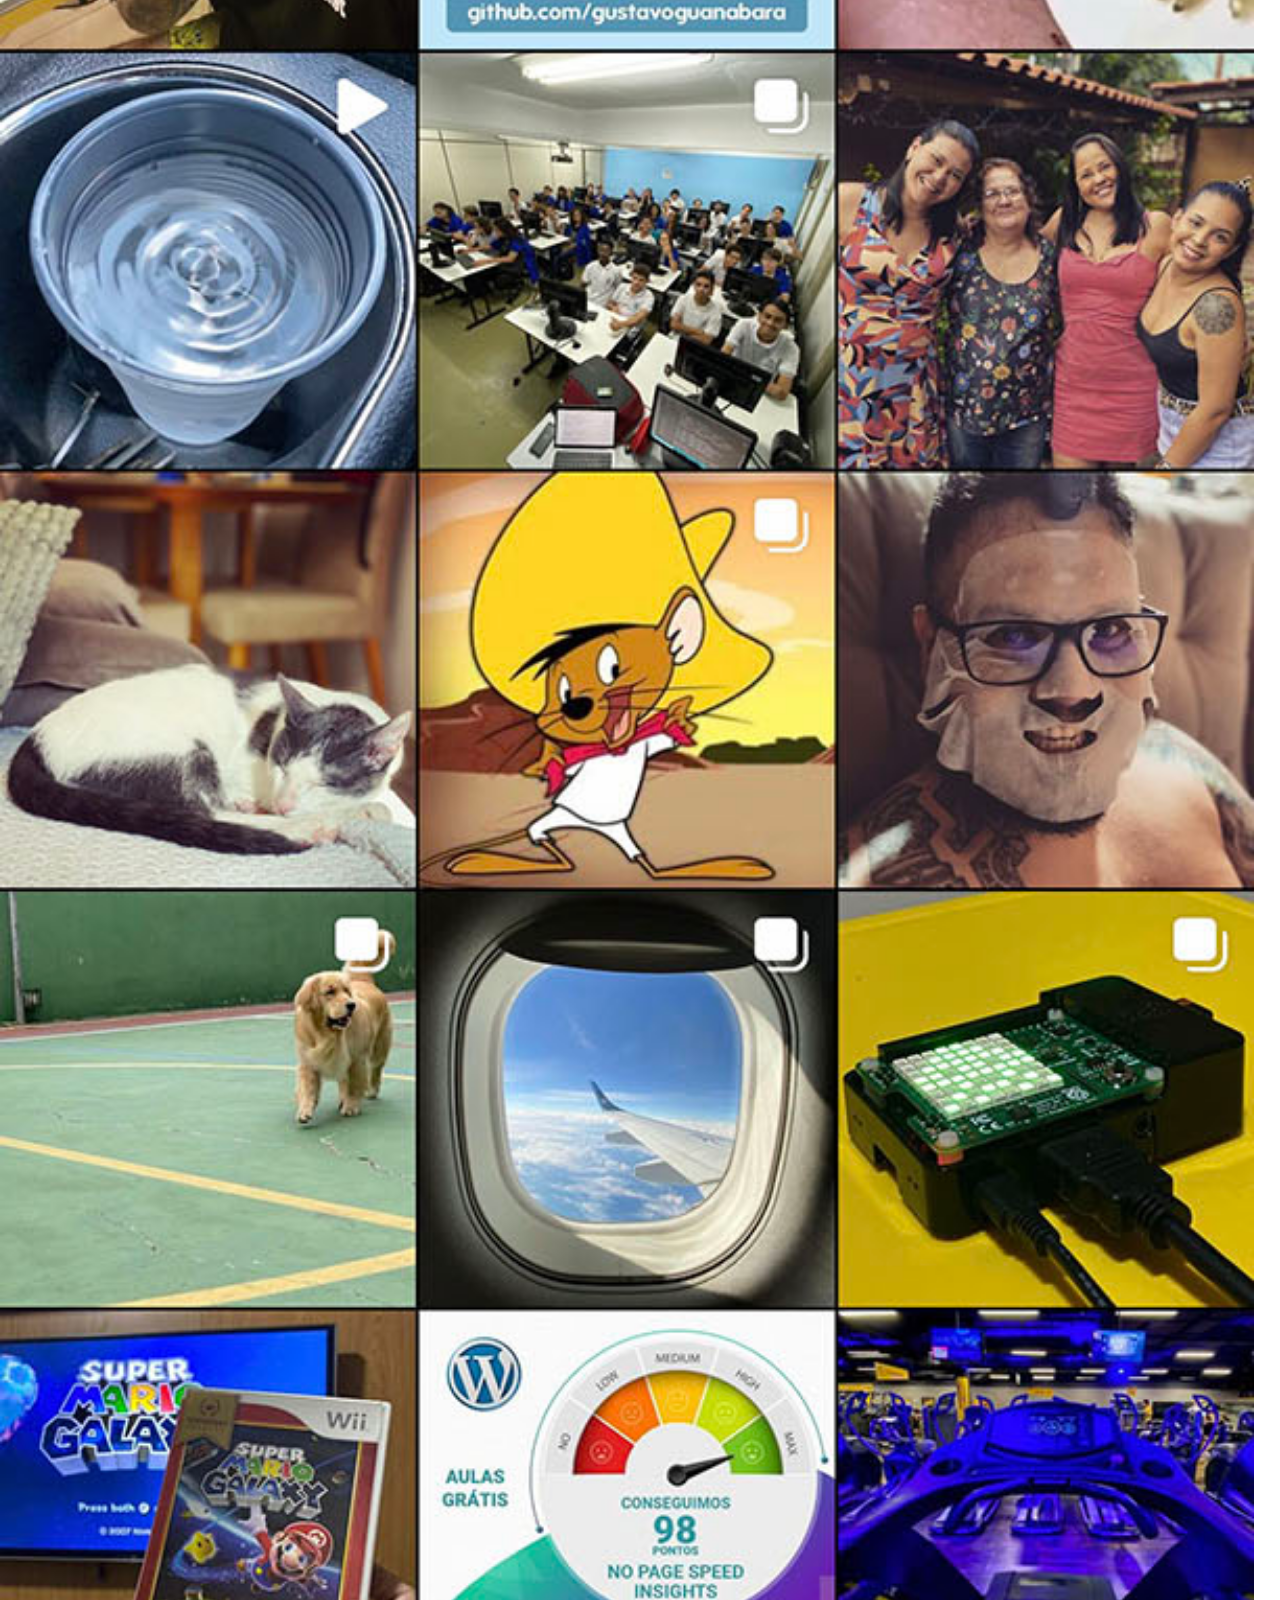
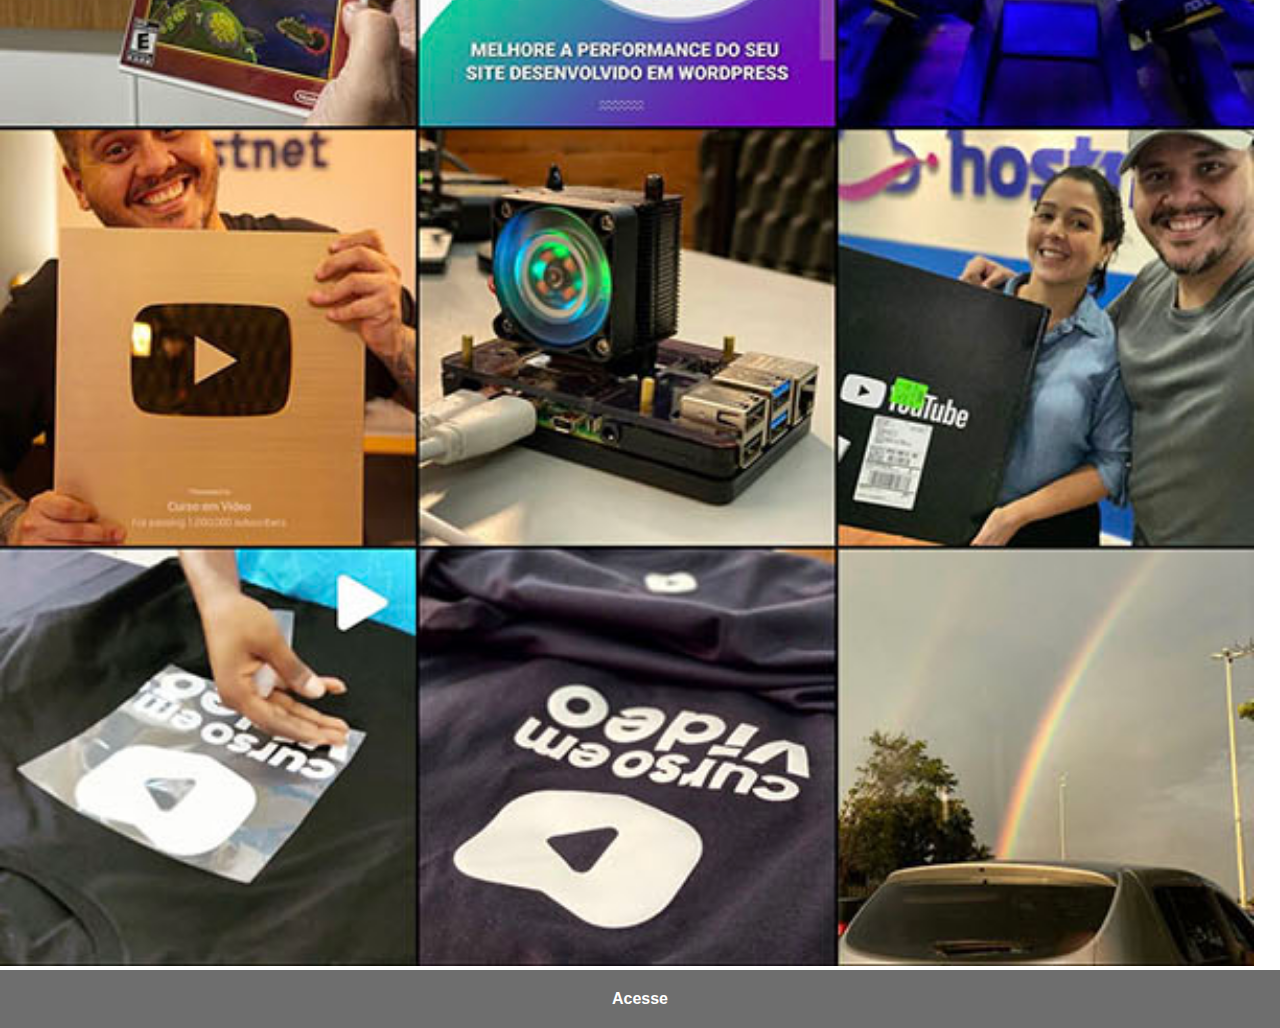
<file: instagram.html>
<!DOCTYPE html>
<html lang="pt-br">
<head>
    <meta charset="UTF-8">
    <meta name="viewport" content="width=device-width, initial-scale=1.0">
    <link rel="stylesheet" href="estilos/social.css">
    <title>Instagram</title>
</head>
<body>
    <img src="imagens/tela-instagram.jpg" alt="Instagram">
    <a href="https://www.instagram.com/gustavoguanabara/?hl=pt" target="_blank">Acesse</a>
</body>
</html>
</file>
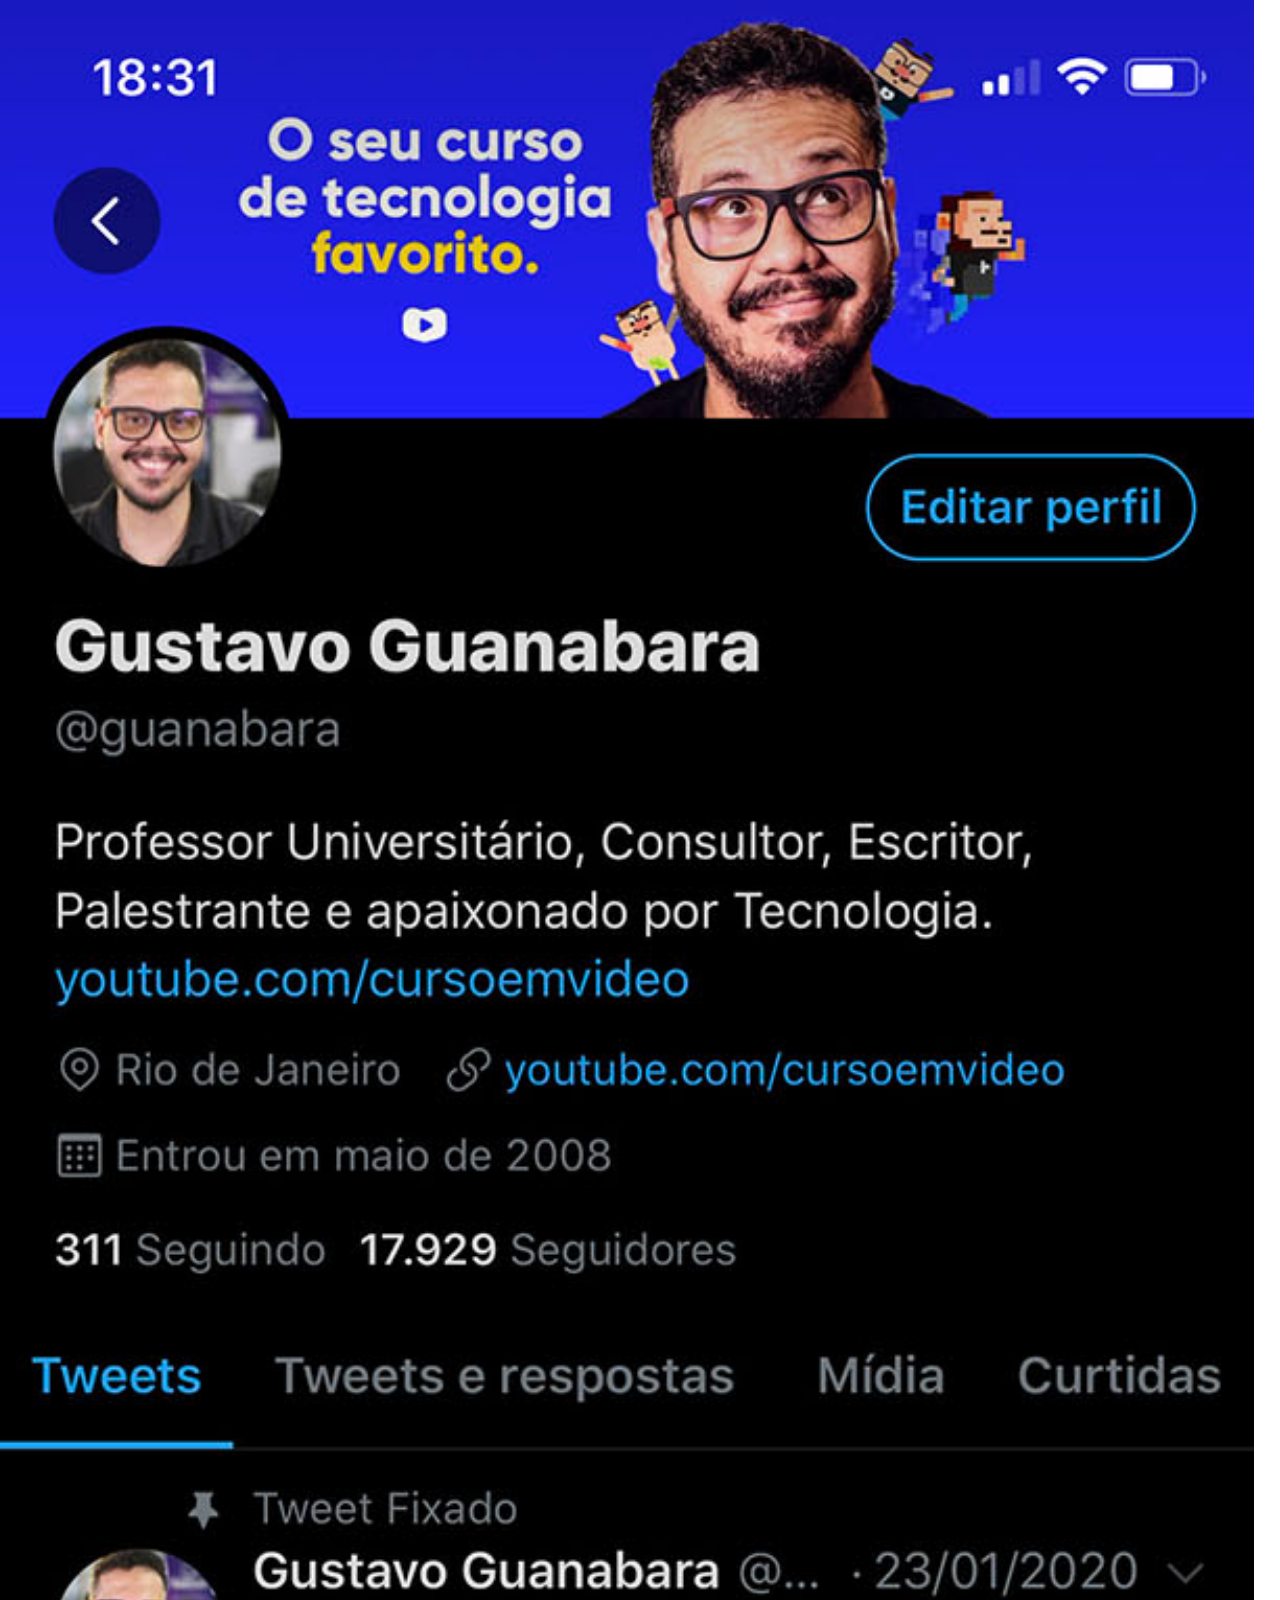
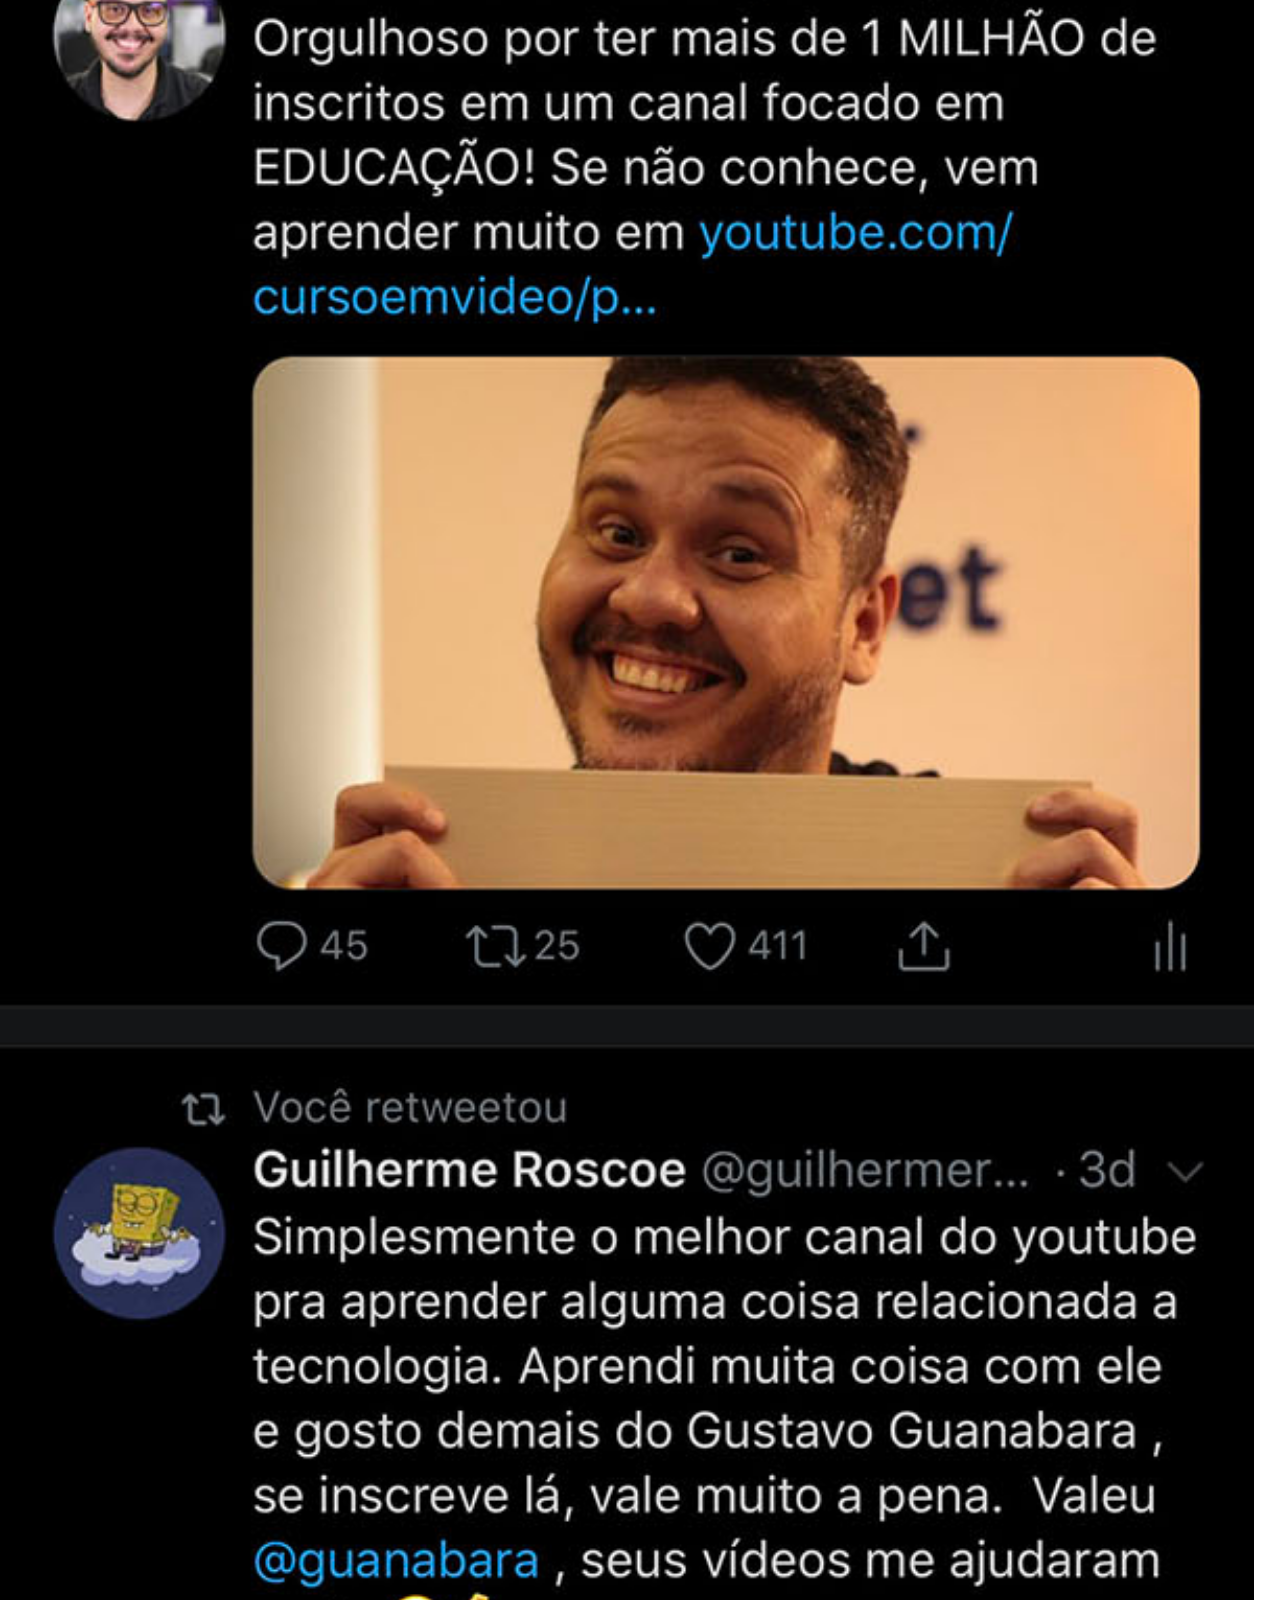
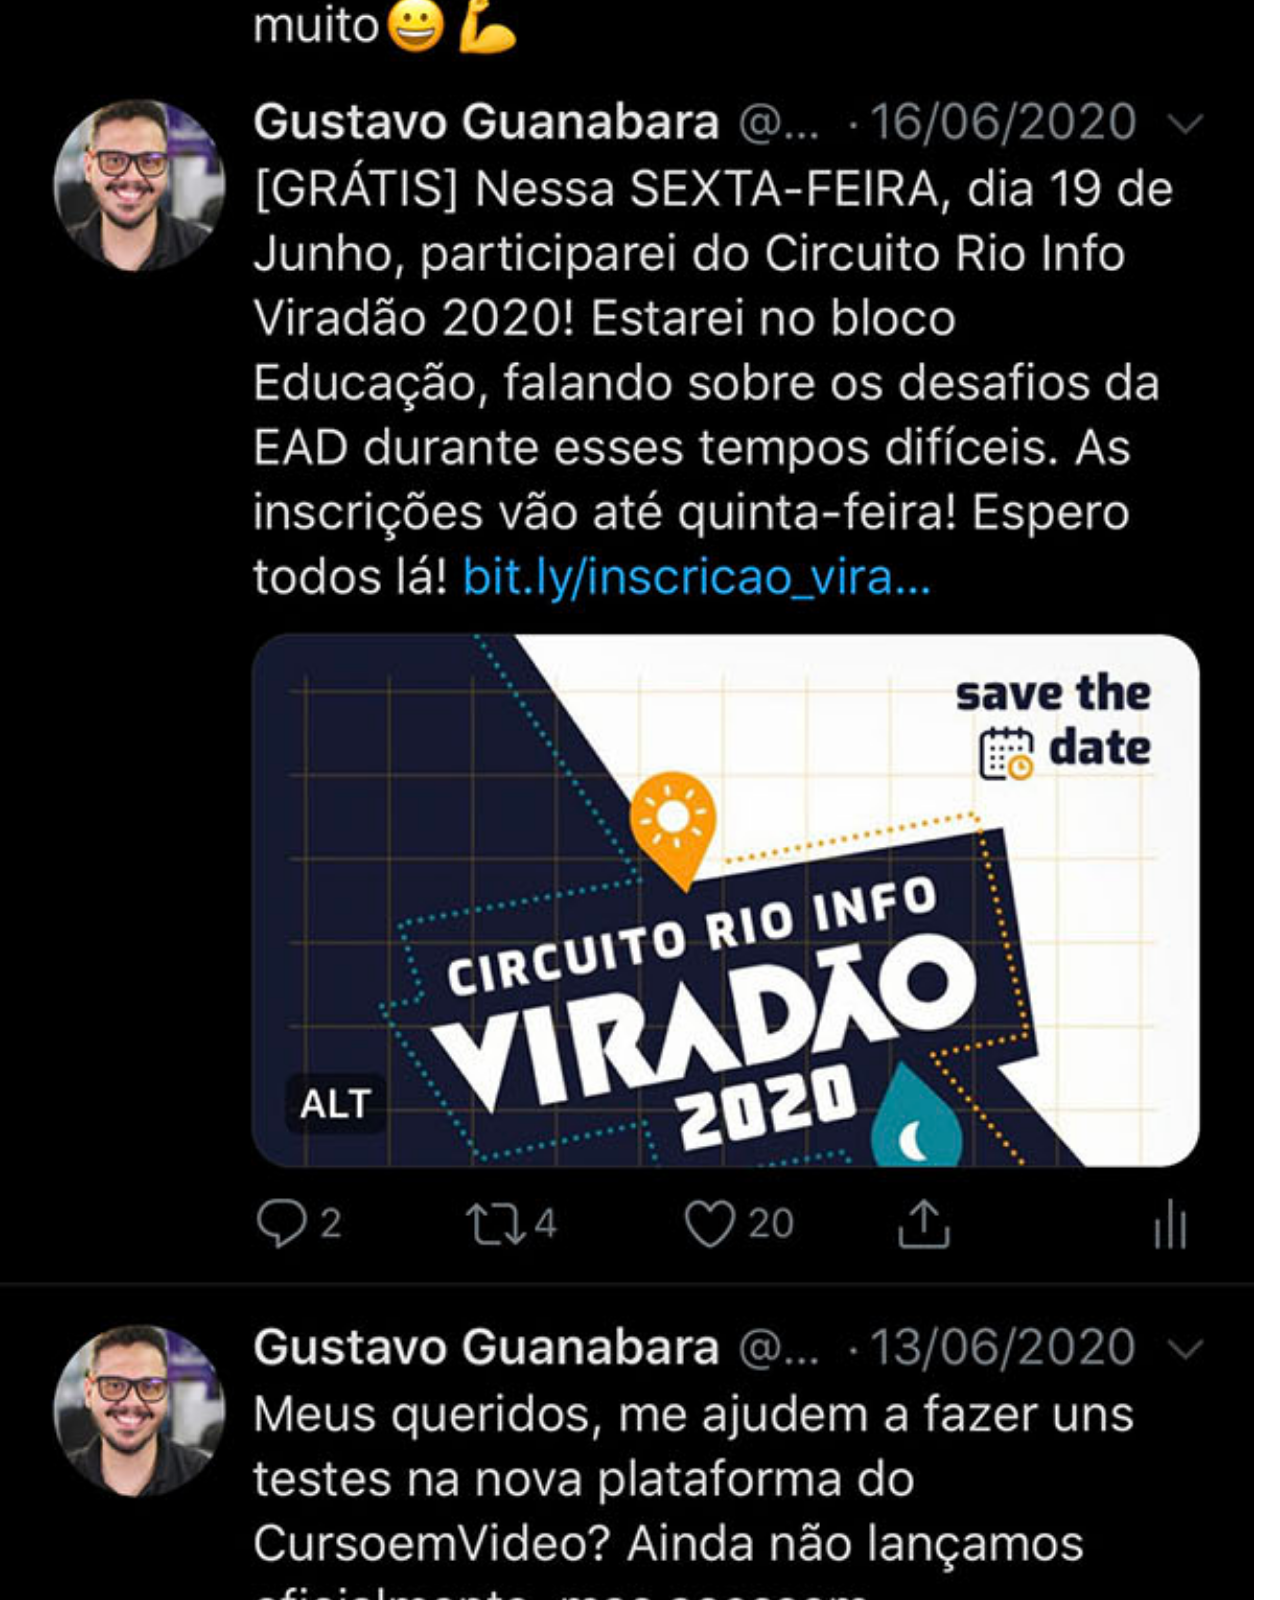
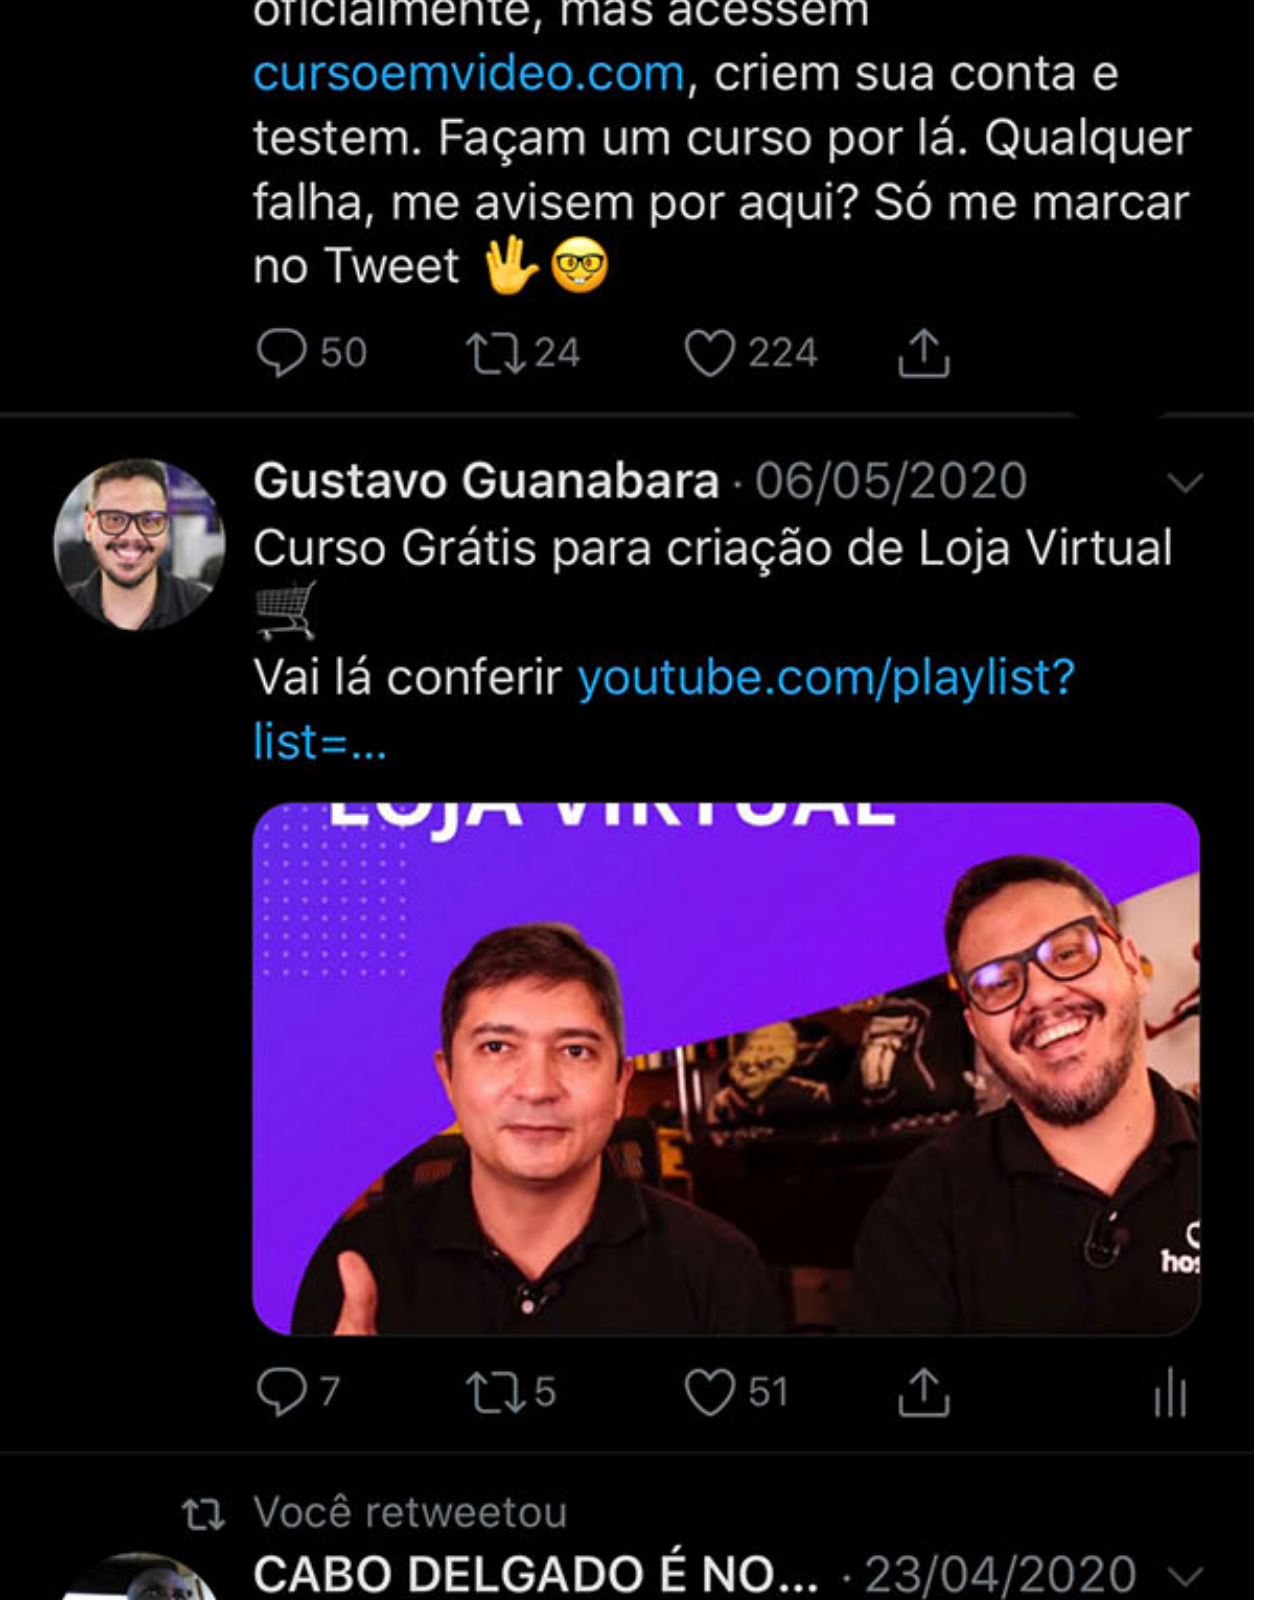
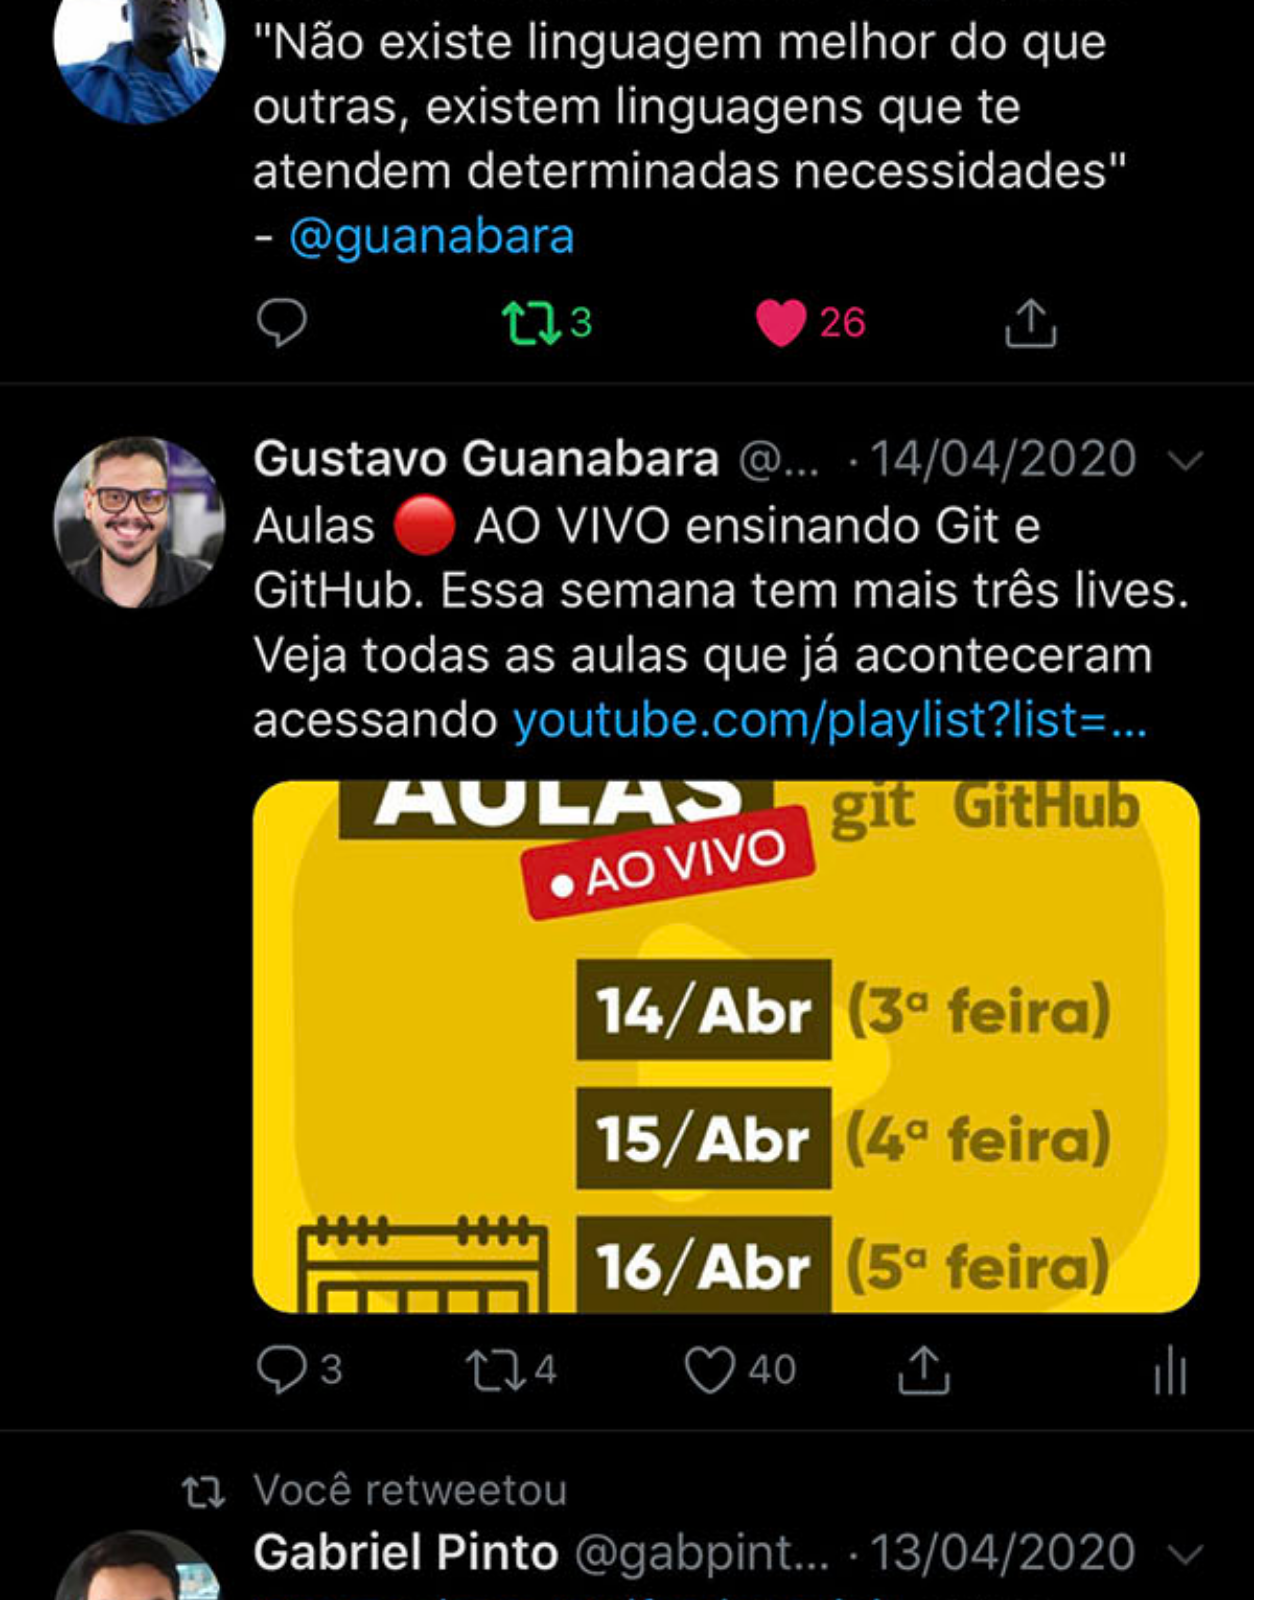
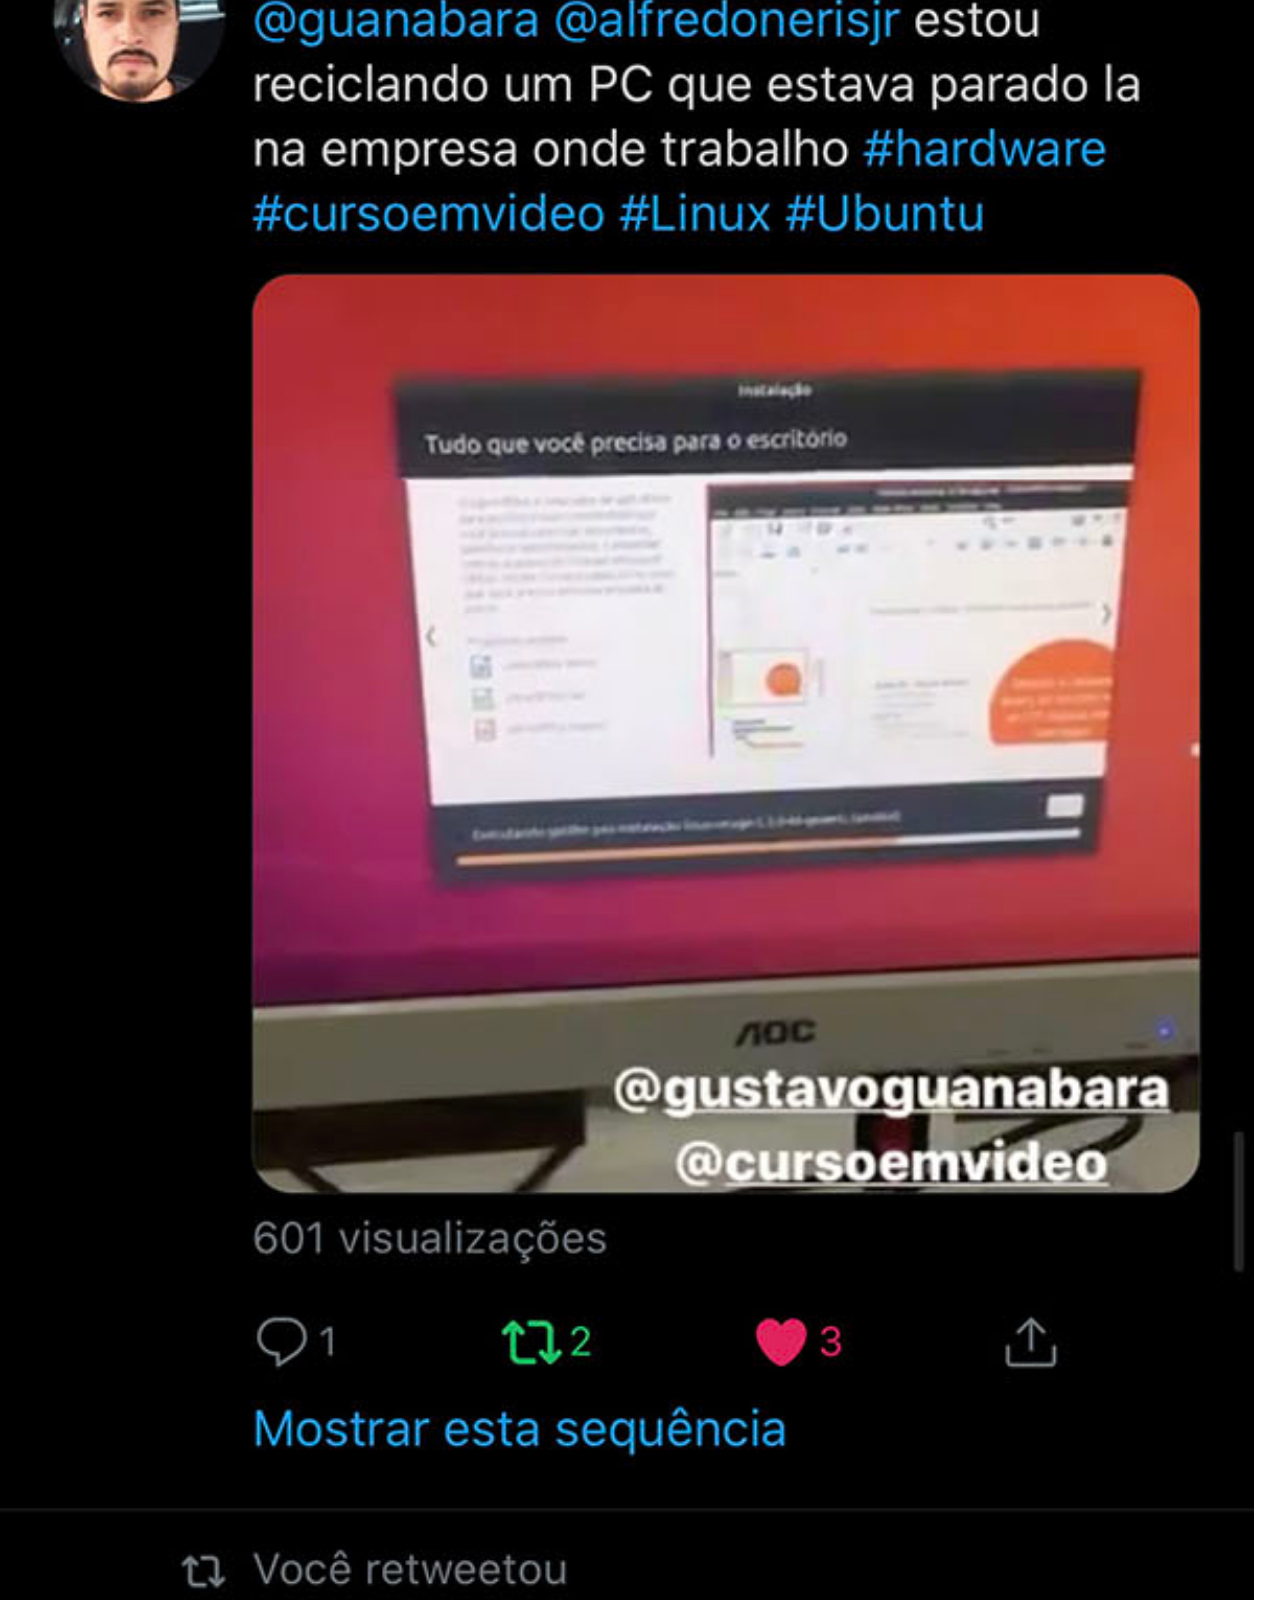
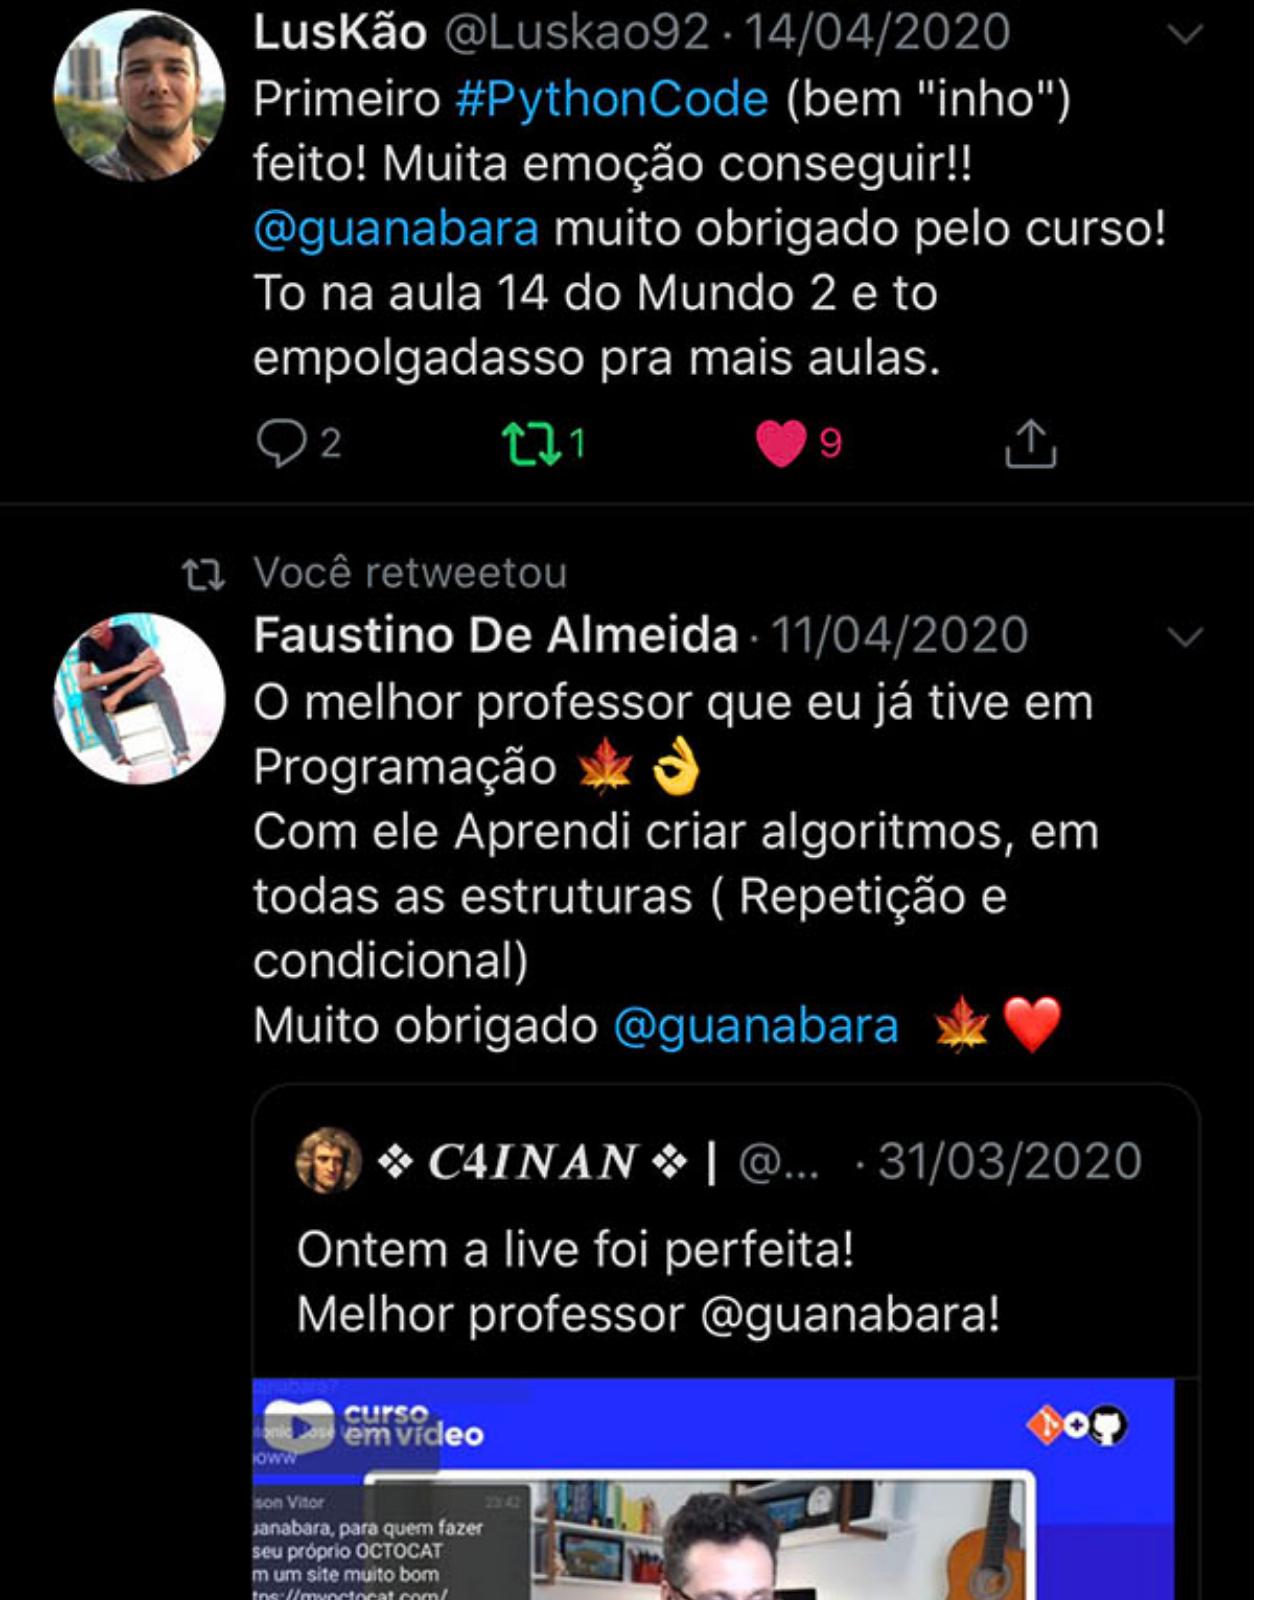
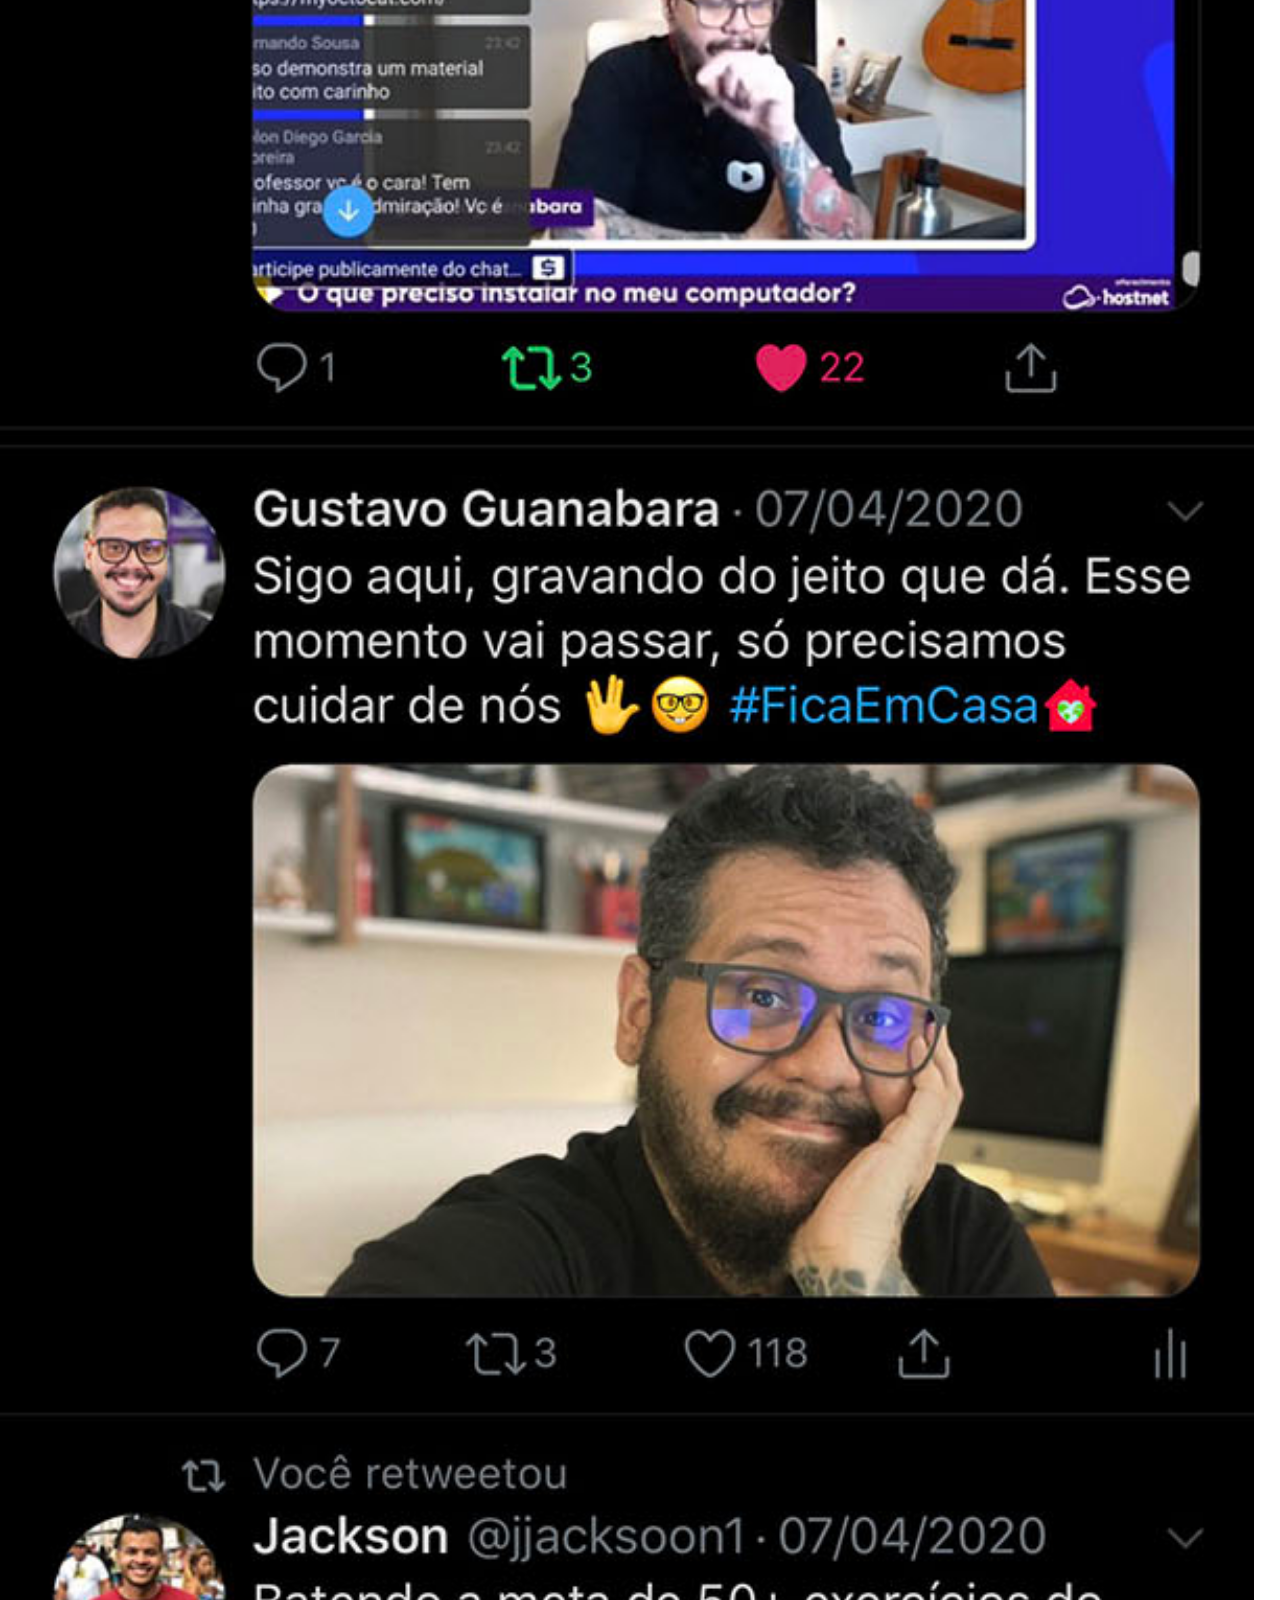
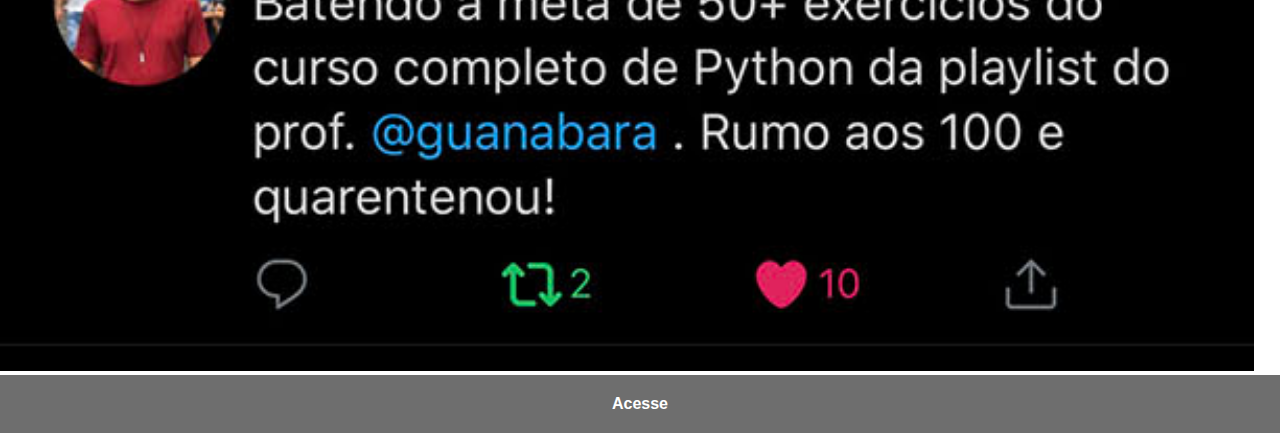
<file: twitter.html>
<!DOCTYPE html>
<html lang="pt-br">
<head>
    <meta charset="UTF-8">
    <meta name="viewport" content="width=device-width, initial-scale=1.0">
    <title>Twitter</title>
    <link rel="stylesheet" href="estilos/social.css">
</head>
<body>
    <img src="imagens/tela-twitter.jpg" alt="Twitter">
    <a href="https://twitter.com/guanabara?ref_src=twsrc%5Egoogle%7Ctwcamp%5Eserp%7Ctwgr%5Eauthor" target="_blank">Acesse</a>
</body>
</html>
</file>
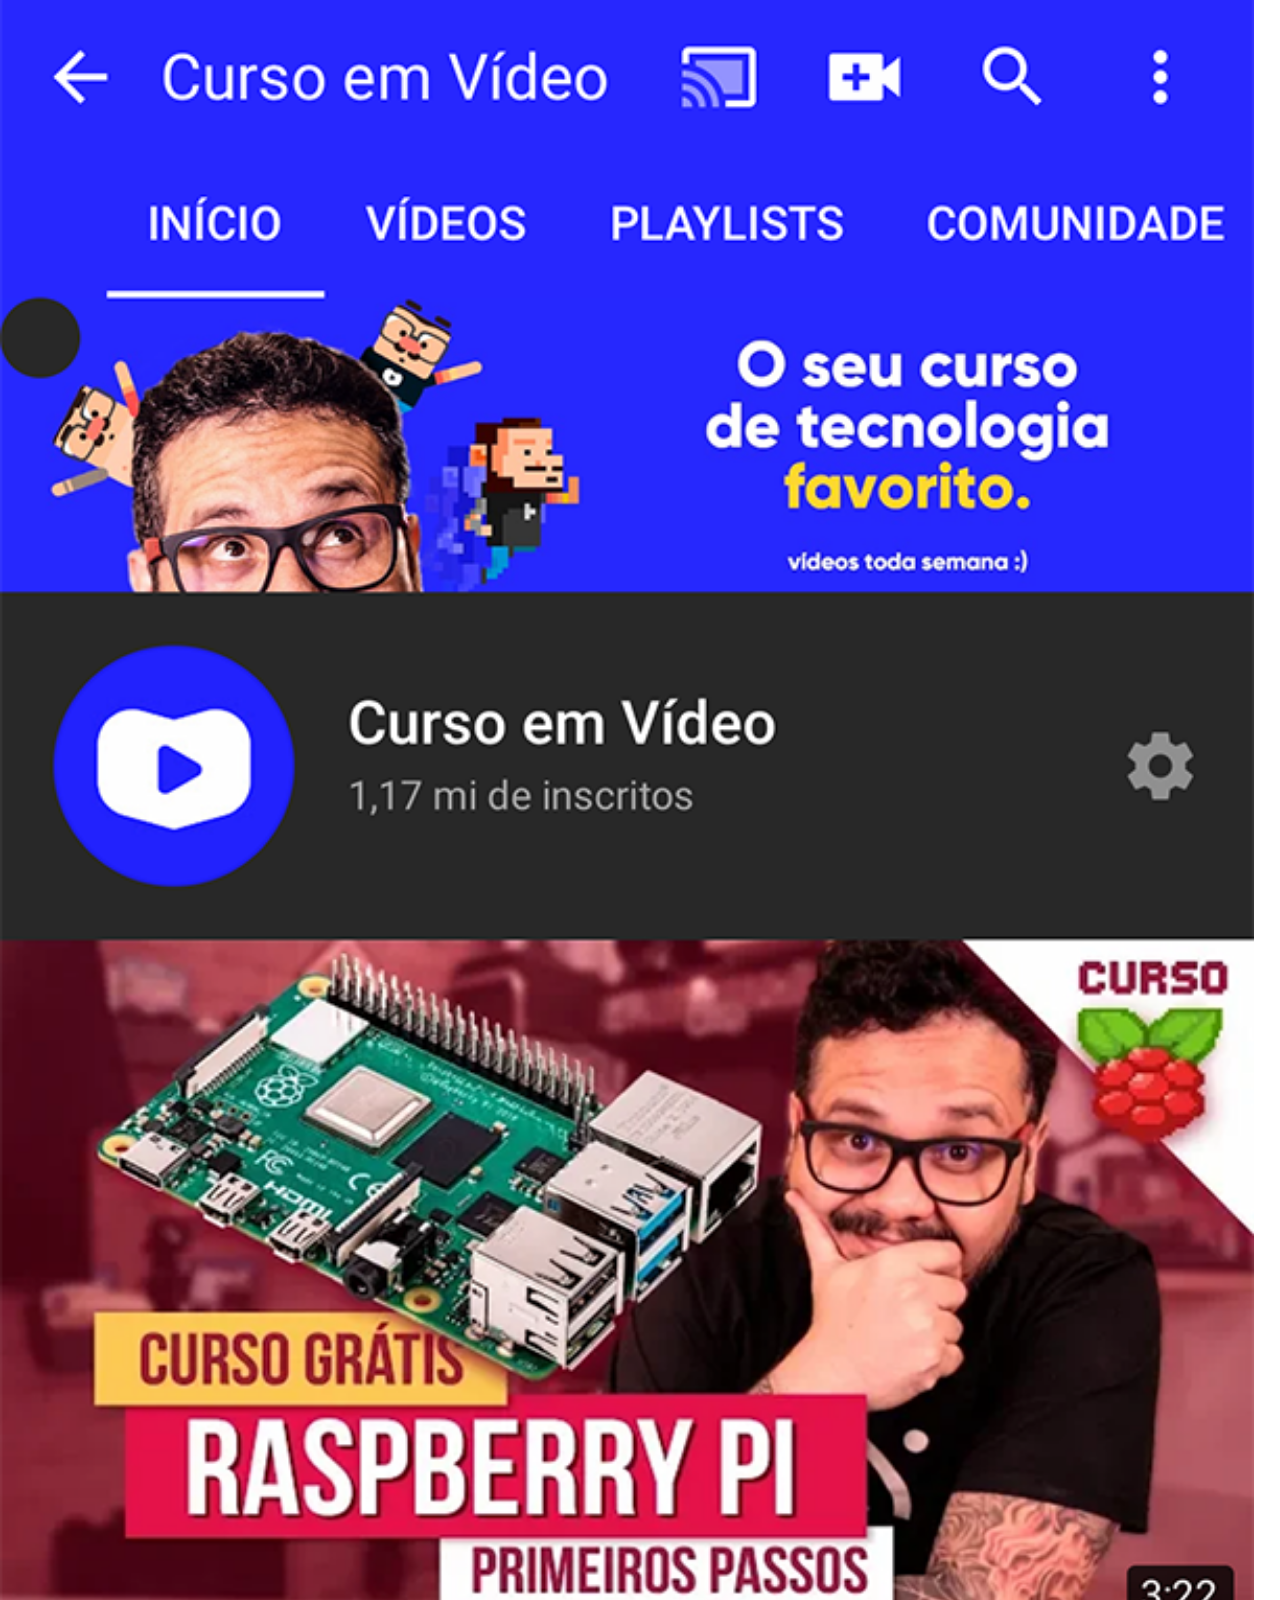
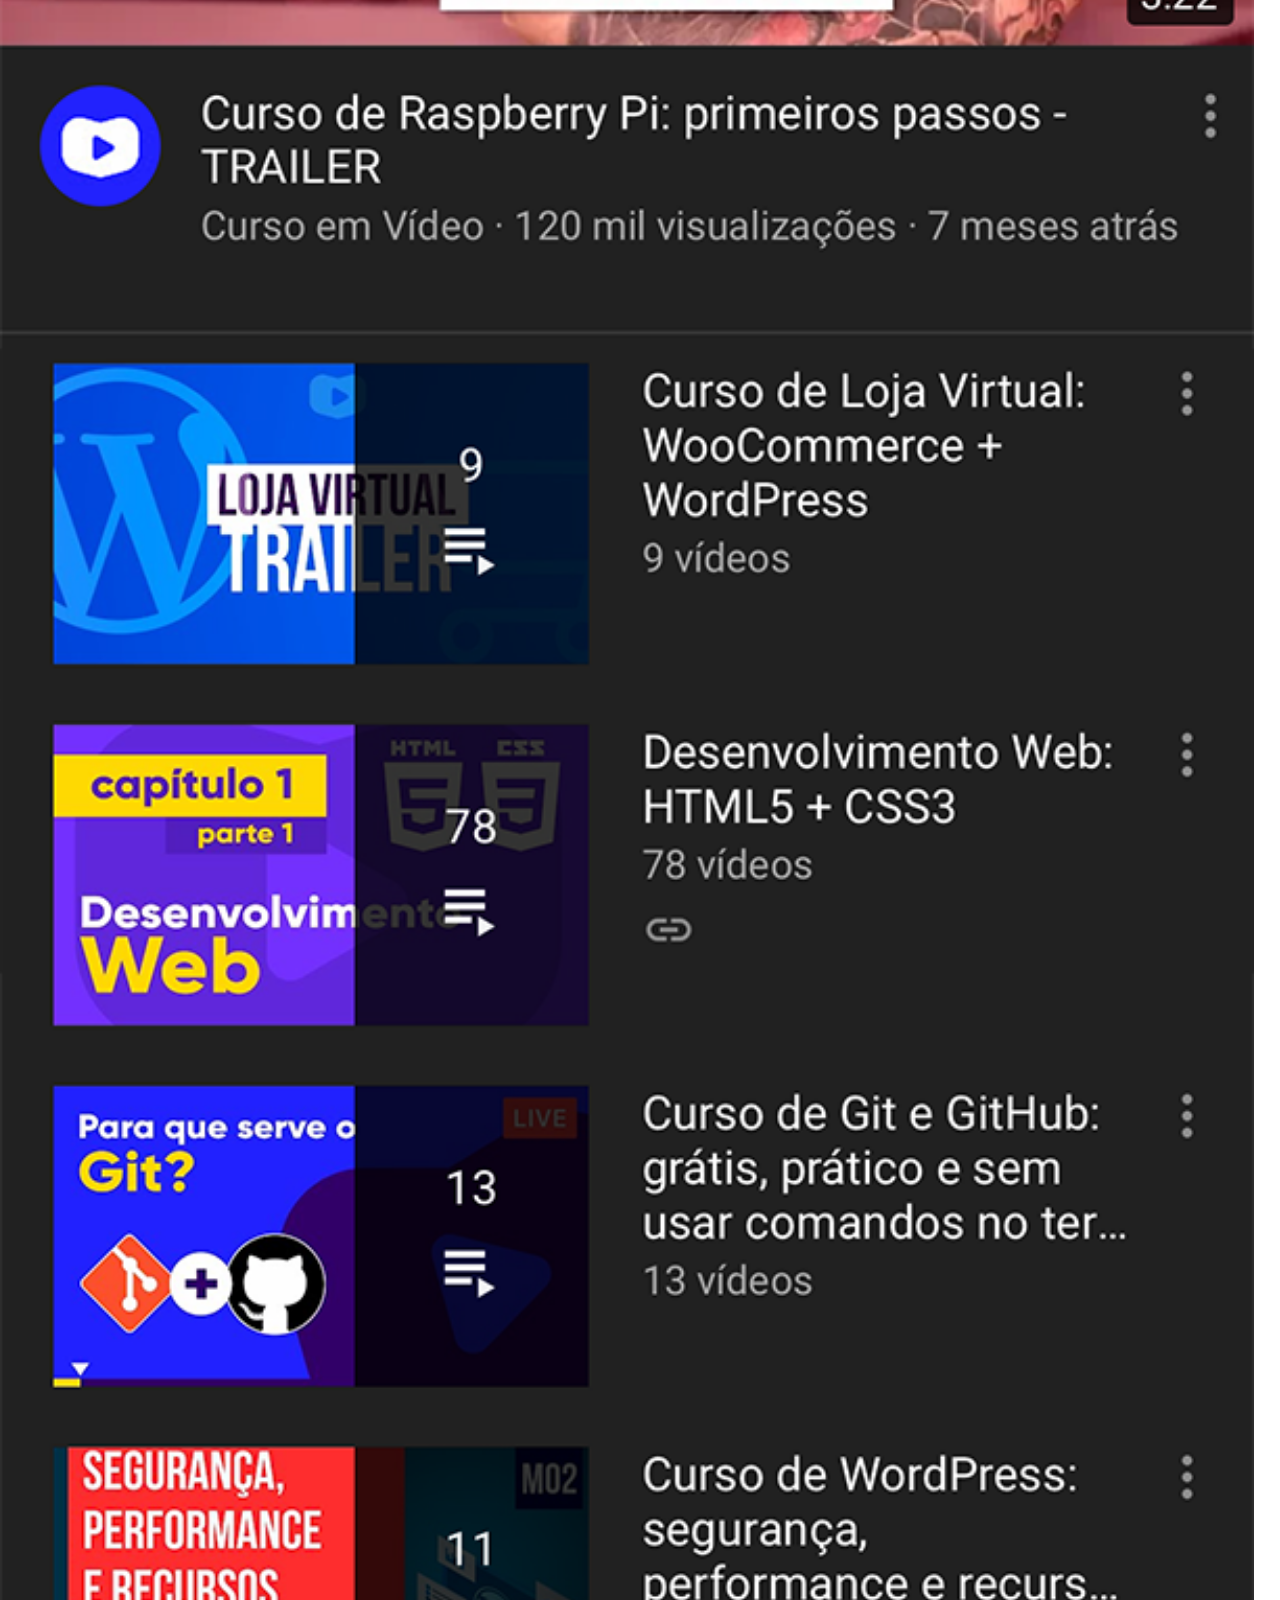
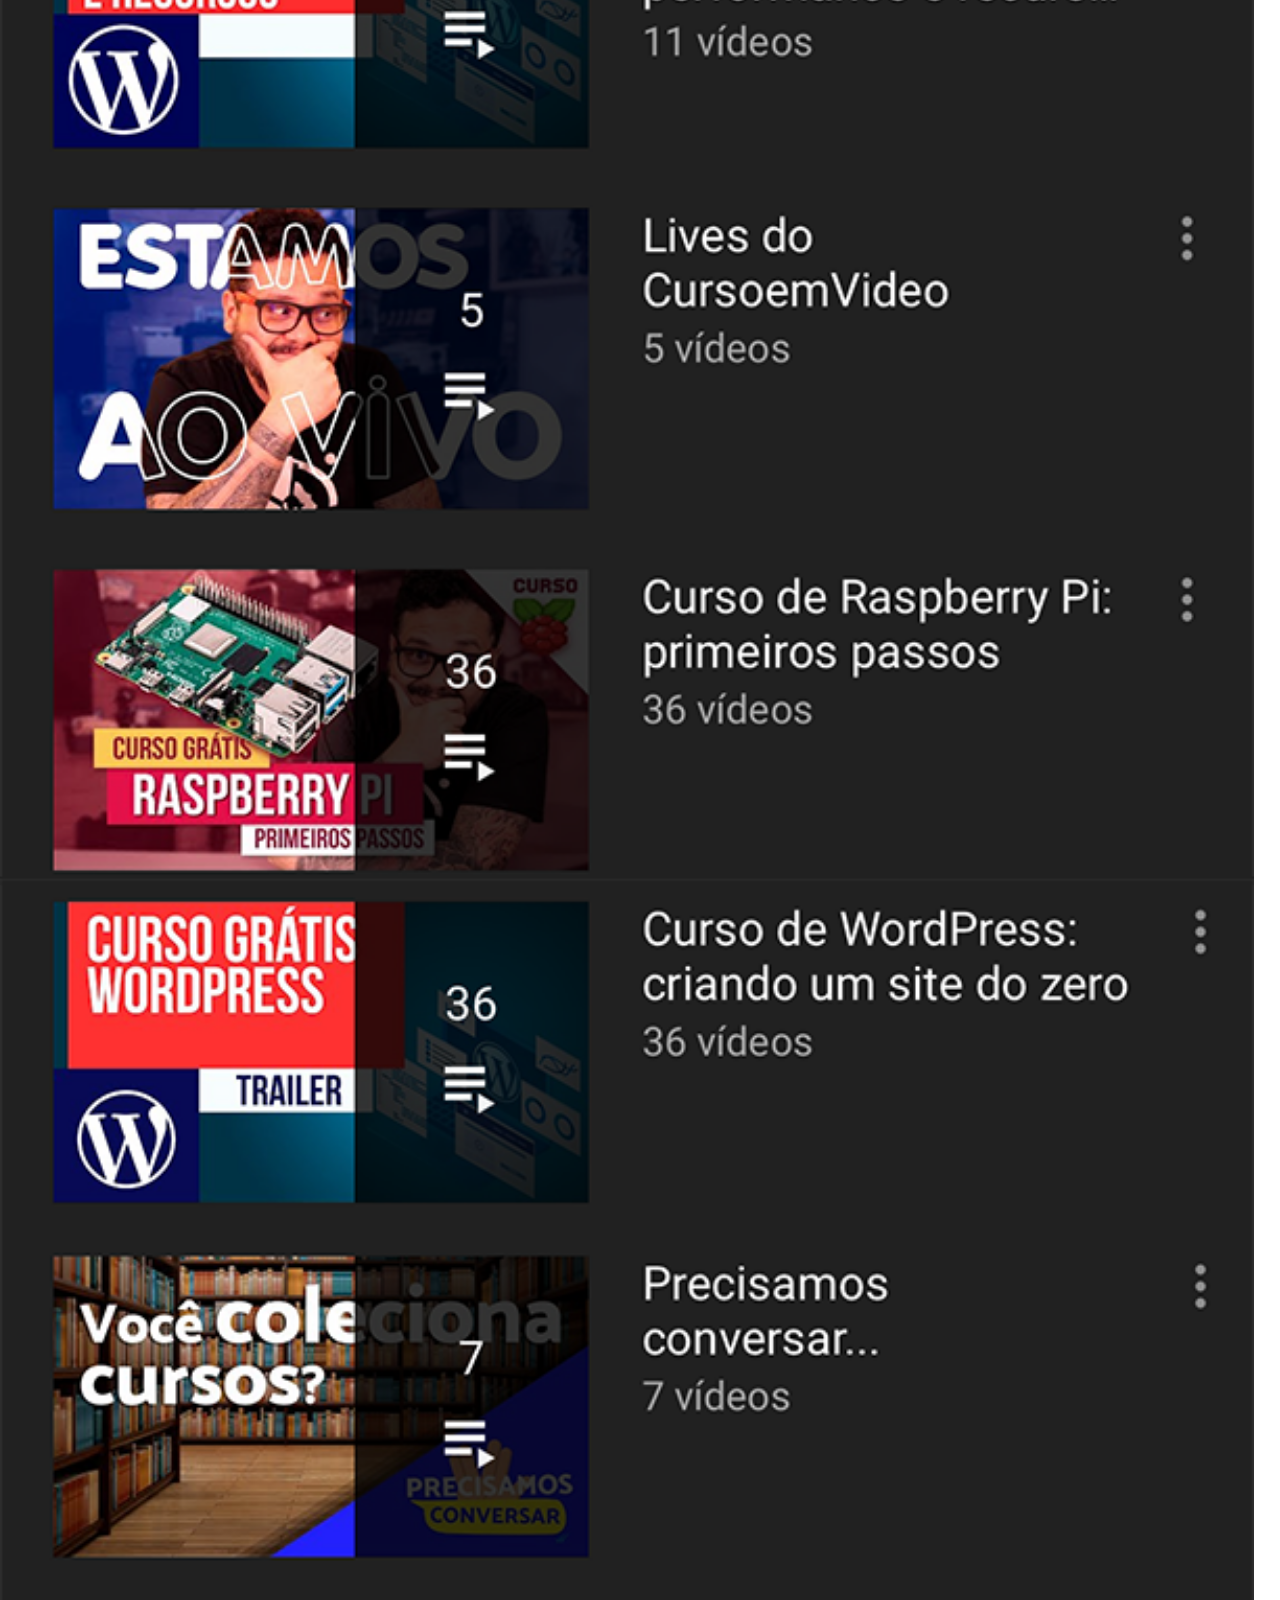
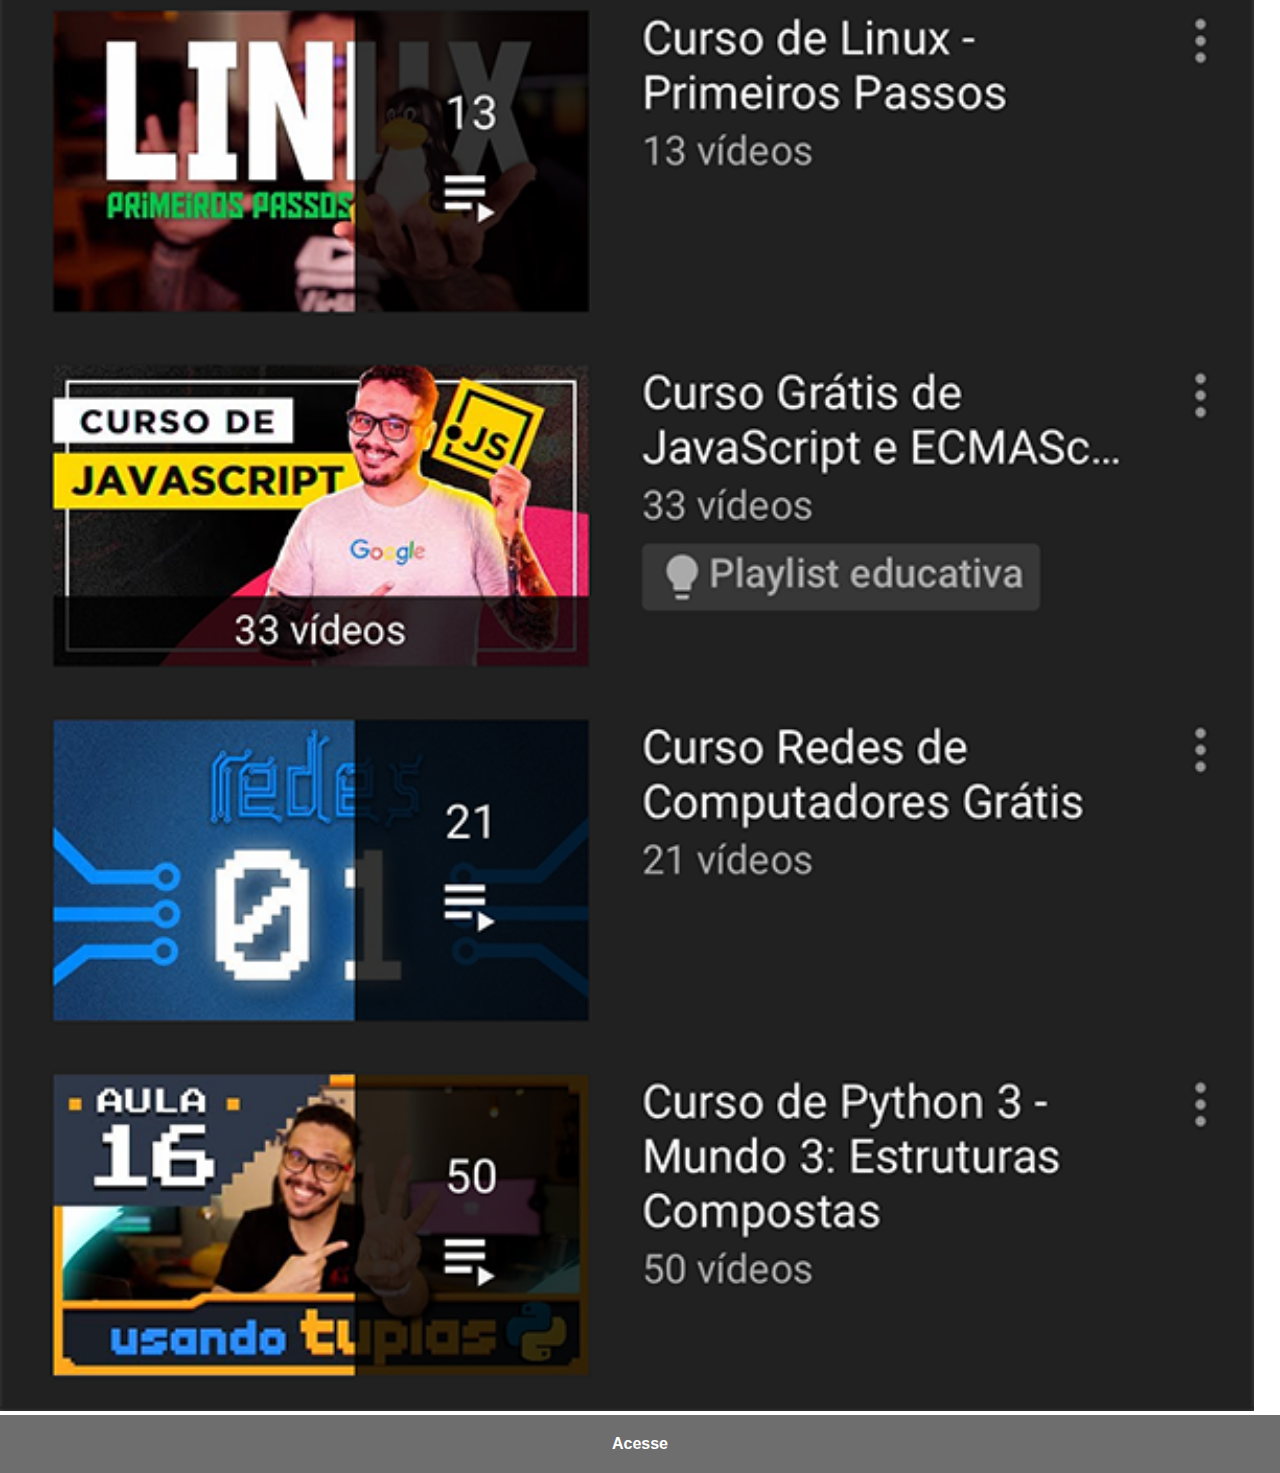
<file: youtube.html>
<!DOCTYPE html>
<html lang="pt-br">
<head>
    <meta charset="UTF-8">
    <meta name="viewport" content="width=device-width, initial-scale=1.0">
    <title>YouTube</title>
    <link rel="stylesheet" href="estilos/social.css">
</head>
<body>
    <img src="imagens/tela-youtube.png" alt="YouTube">
    <a href="https://www.youtube.com/@CursoemVideo/videos" target="_blank">Acesse</a>
</body>
</html>
</file>
<file: estilos/style.css>
@charset "UTF-8";

* {
    margin: 0px;
    padding: 0px;
    font-family: Arial, Helvetica, sans-serif;
}

html, body {
    height: 100vh;
    width: 100vw;
    background-color: black;
}

body {
    background: url(../imagens/fundo-madeira.jpg) no-repeat top center;
    background-size: cover;
    background-attachment: fixed;
}

main {
    height: 100vh;
    position: relative;

}

section#cell {
    position: absolute;
    top: 50%;
    left: 50%;
    transform: translate(-50%, -50%);

    height: 627px;
    width: 311px;
    background: url(../imagens/frame-iphone.png) no-repeat;
}

iframe#tela {
    position: relative;
    top: 80px;
    left: 23px;
    width: 270px;
    height: 473px;
}

section#sociais {
    text-align: right;
}

section#sociais img {
    width: 50px;
    margin: 10px;
    border-radius: 50%;
    box-shadow: 2px 2px 5px rgba(0, 0, 0, 0.407);
    box-sizing: border-box;
}

section#sociais img:hover {
    border: 2px solid rgba(255, 255, 255, 0.608);
    transform: translate(-3px, -3px);
    box-shadow: 5px 5px 10px rgba(0, 0, 0, 0.392);
    transition: transform .3s, border 1s;
}
</file>
<file: estilos/social.css>
@charset "UTF-8";

* {
    margin: 0px;
    padding: 0px;
    font-family: Arial, Helvetica, sans-serif;
}

::-webkit-scrollbar {
    width: 0px;
    height: 0px;
}
img {
    width: 98vw;

}
a {
    display: block;
    background-color: rgb(110, 110, 110);
    color: white;
    padding: 20px;
    text-align: center;
    font-weight: bolder;
    text-decoration: none;
}

a:hover {
    background-color: brown;
}
</file>
